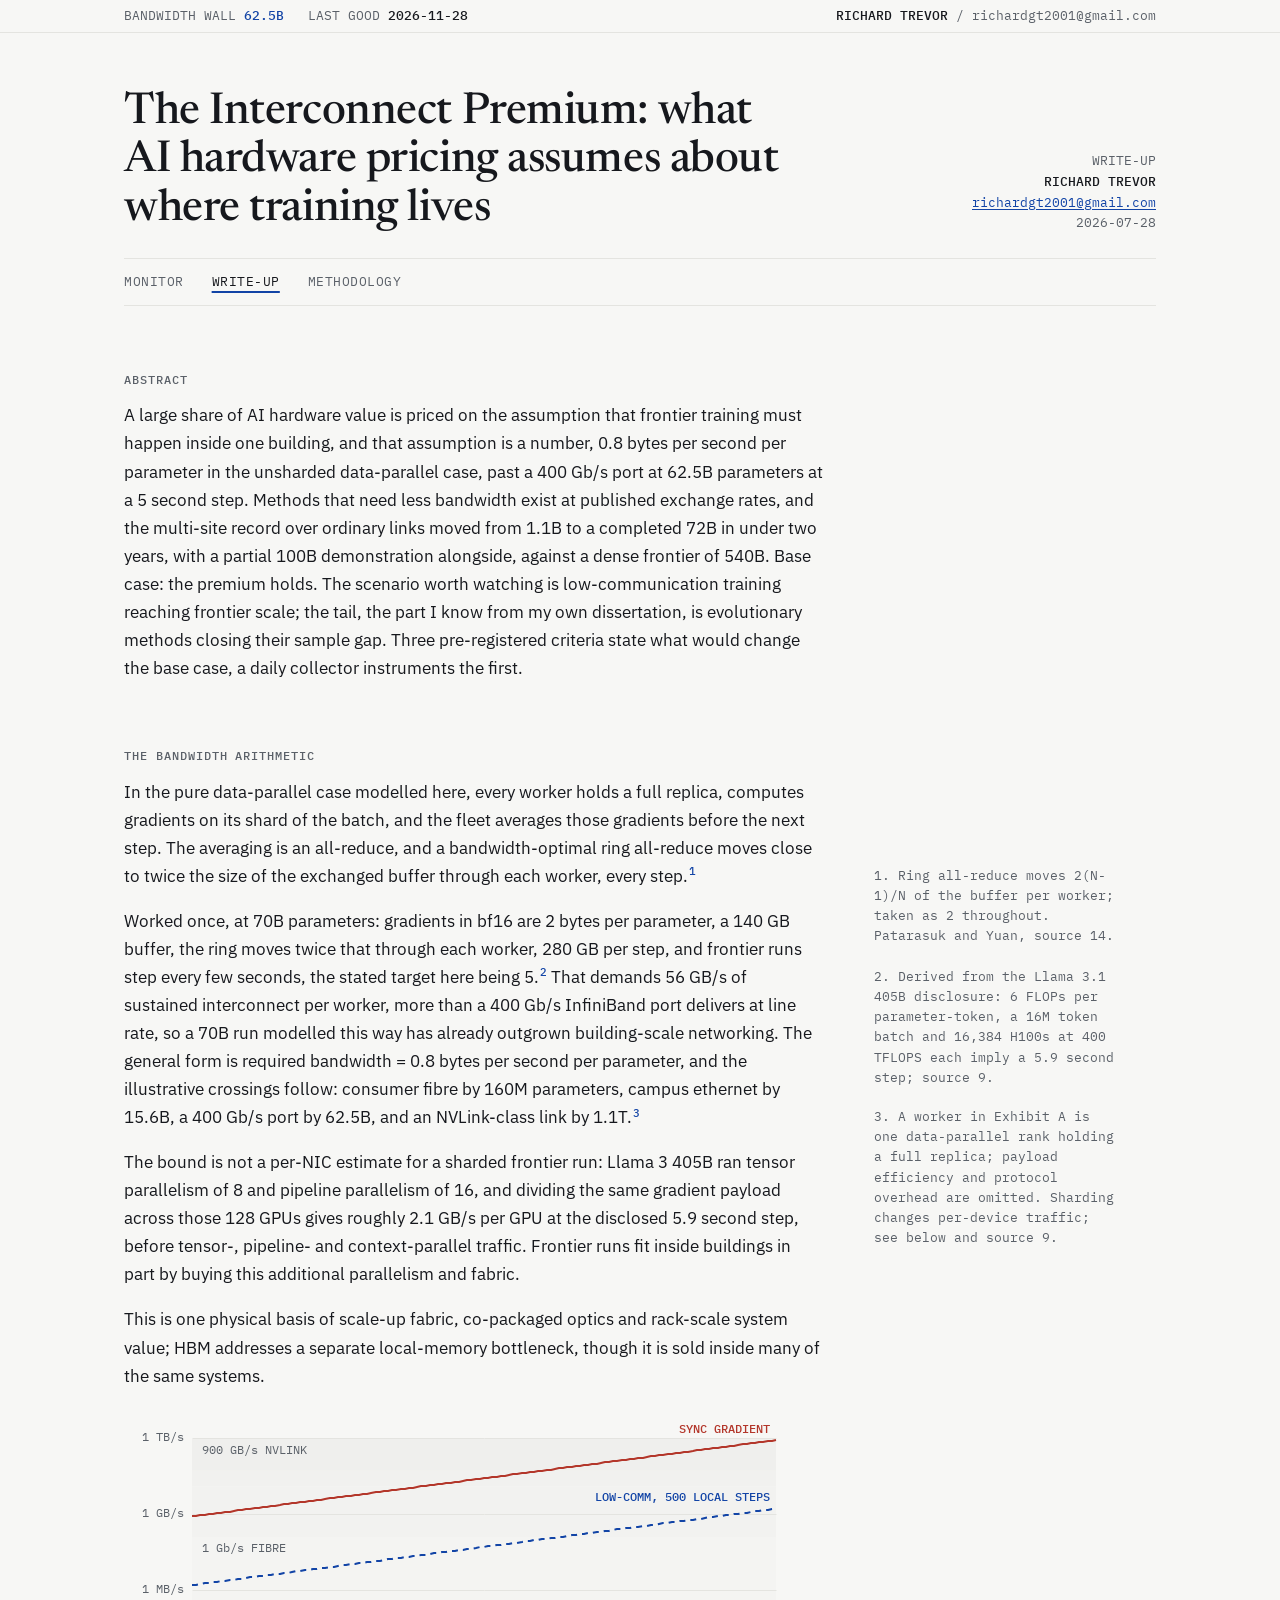
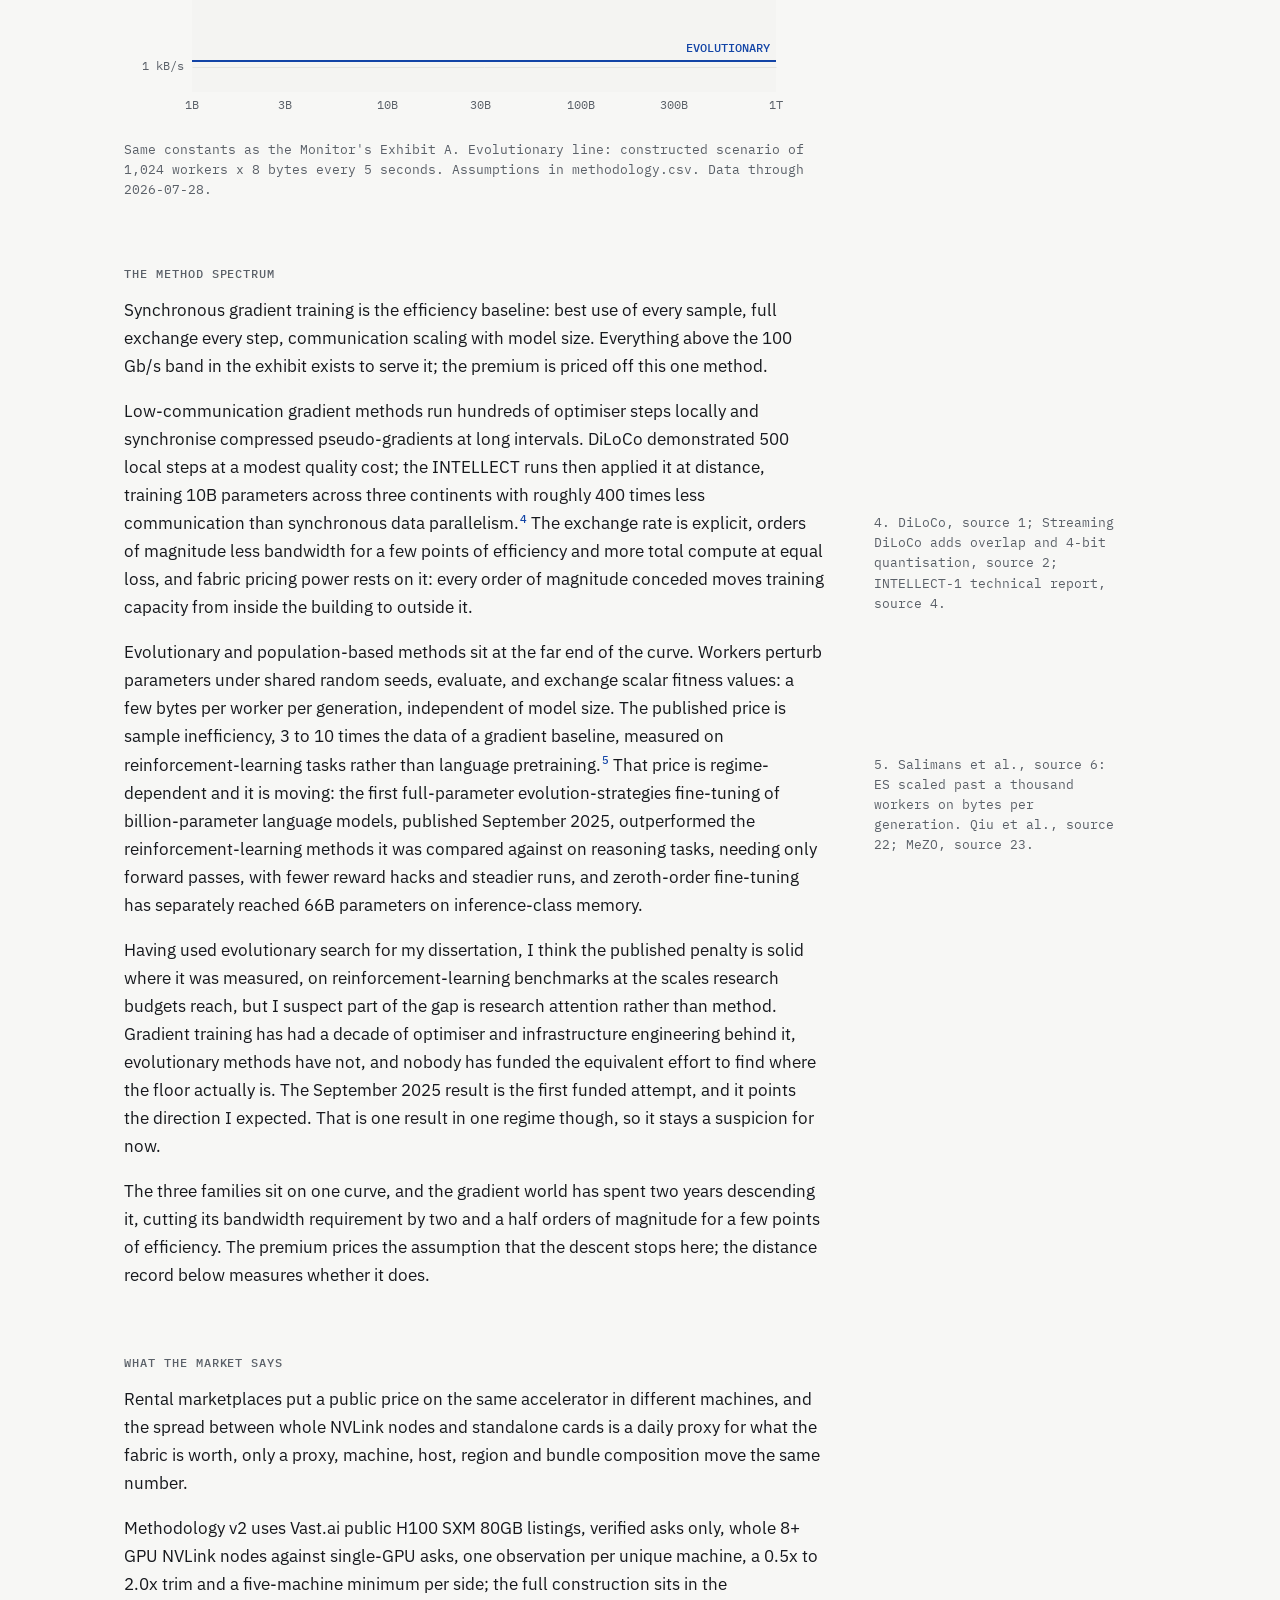
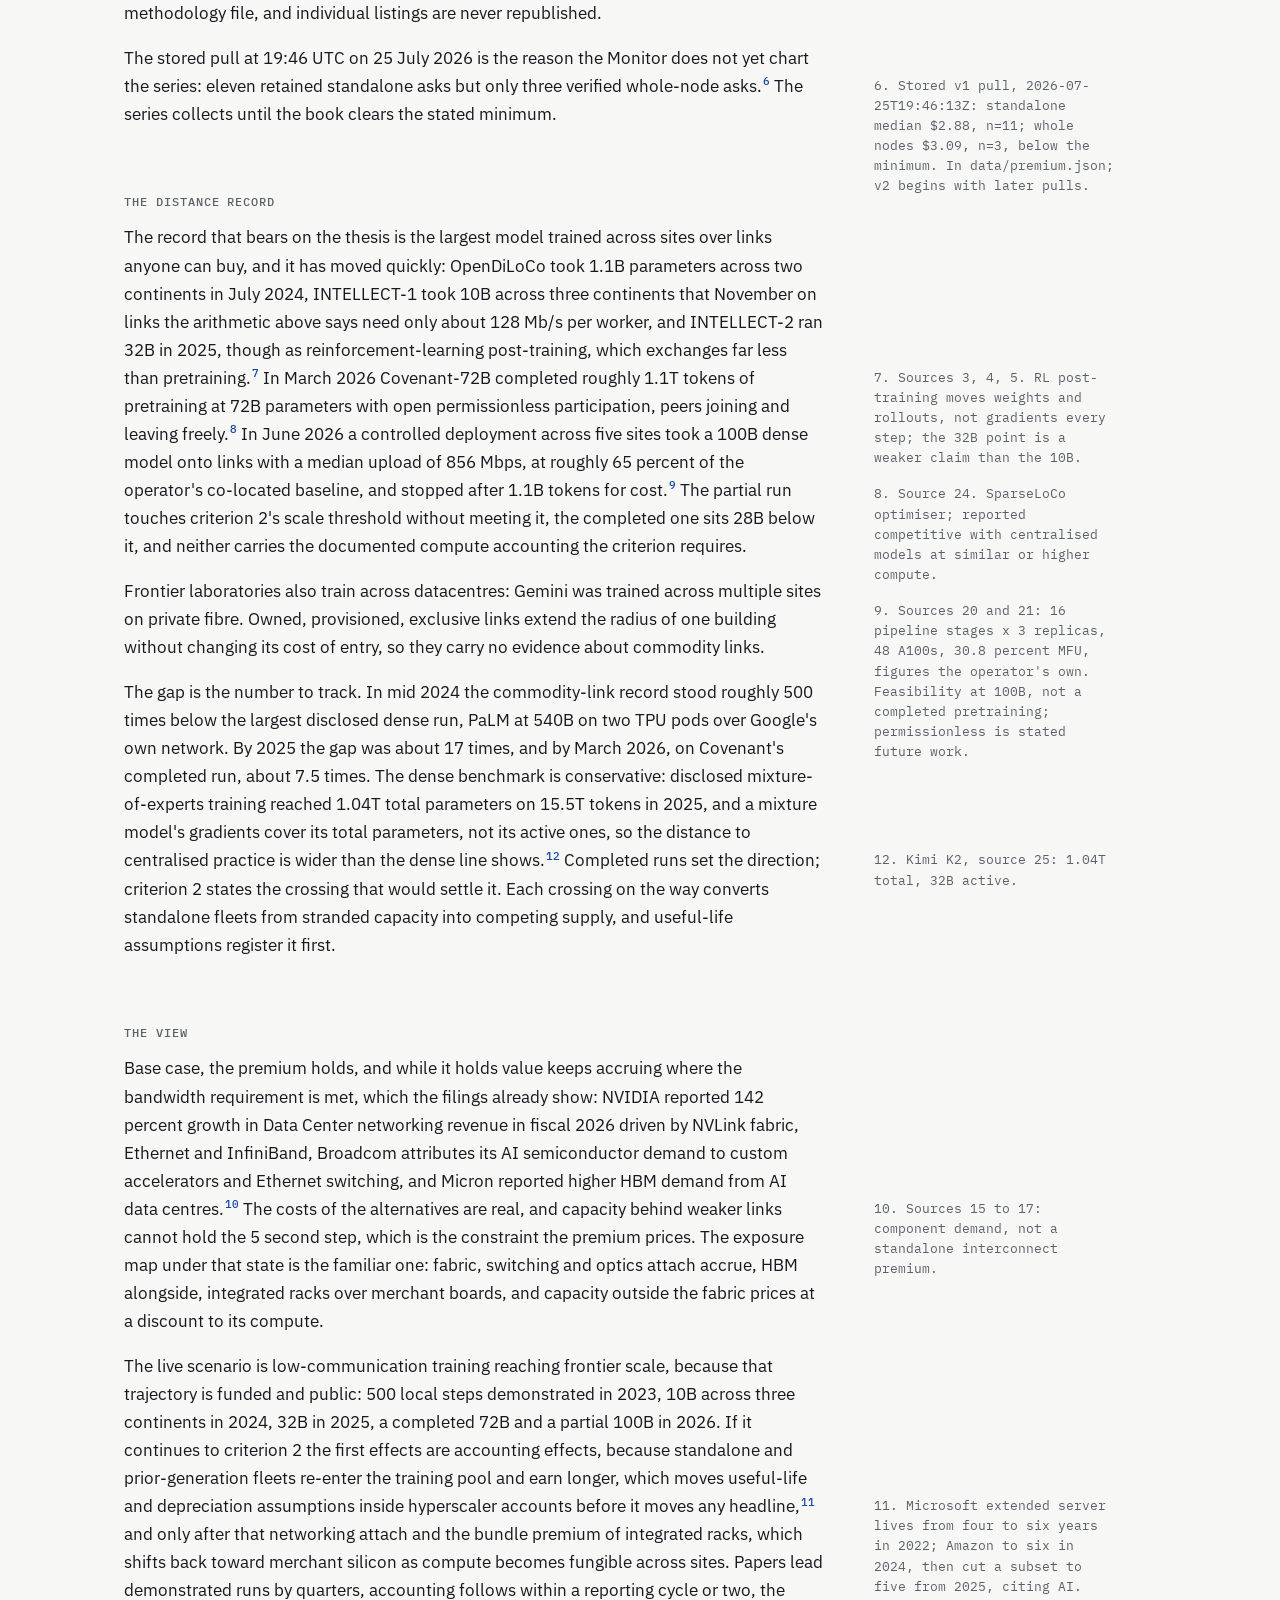
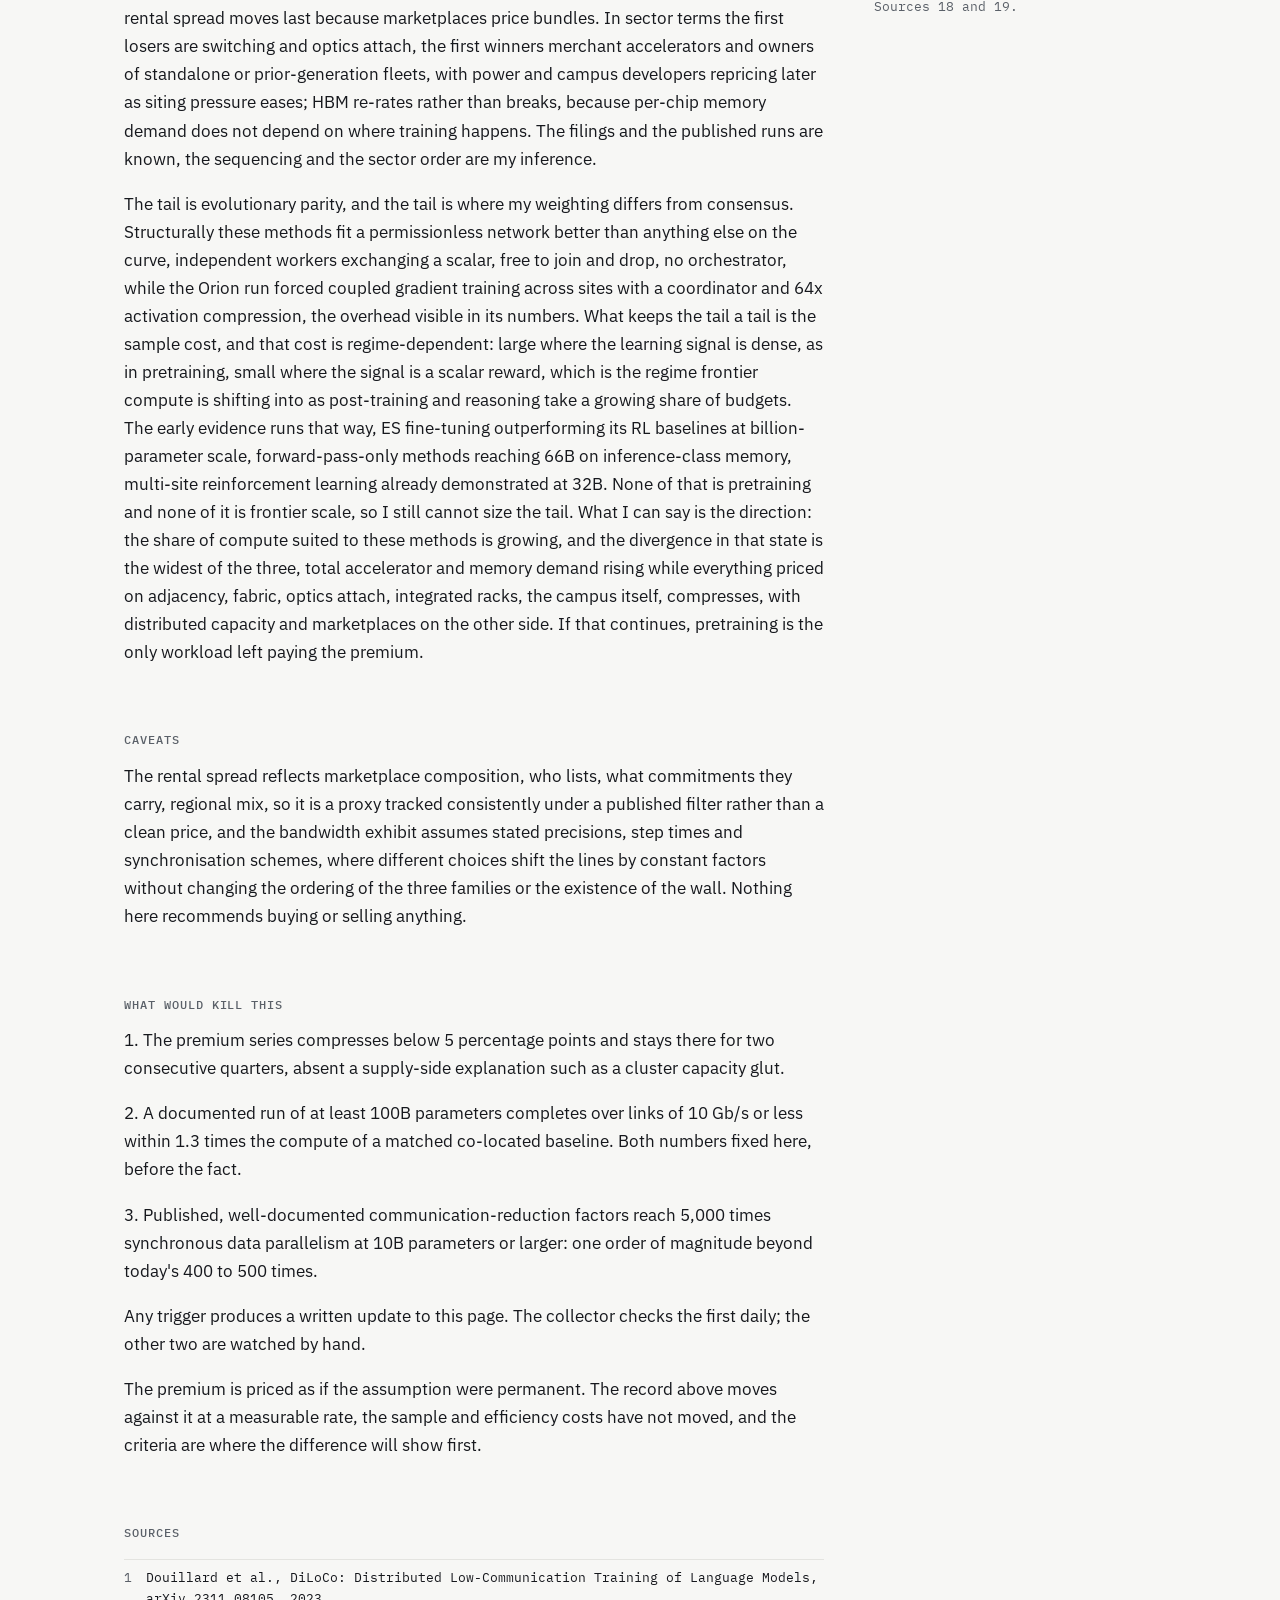
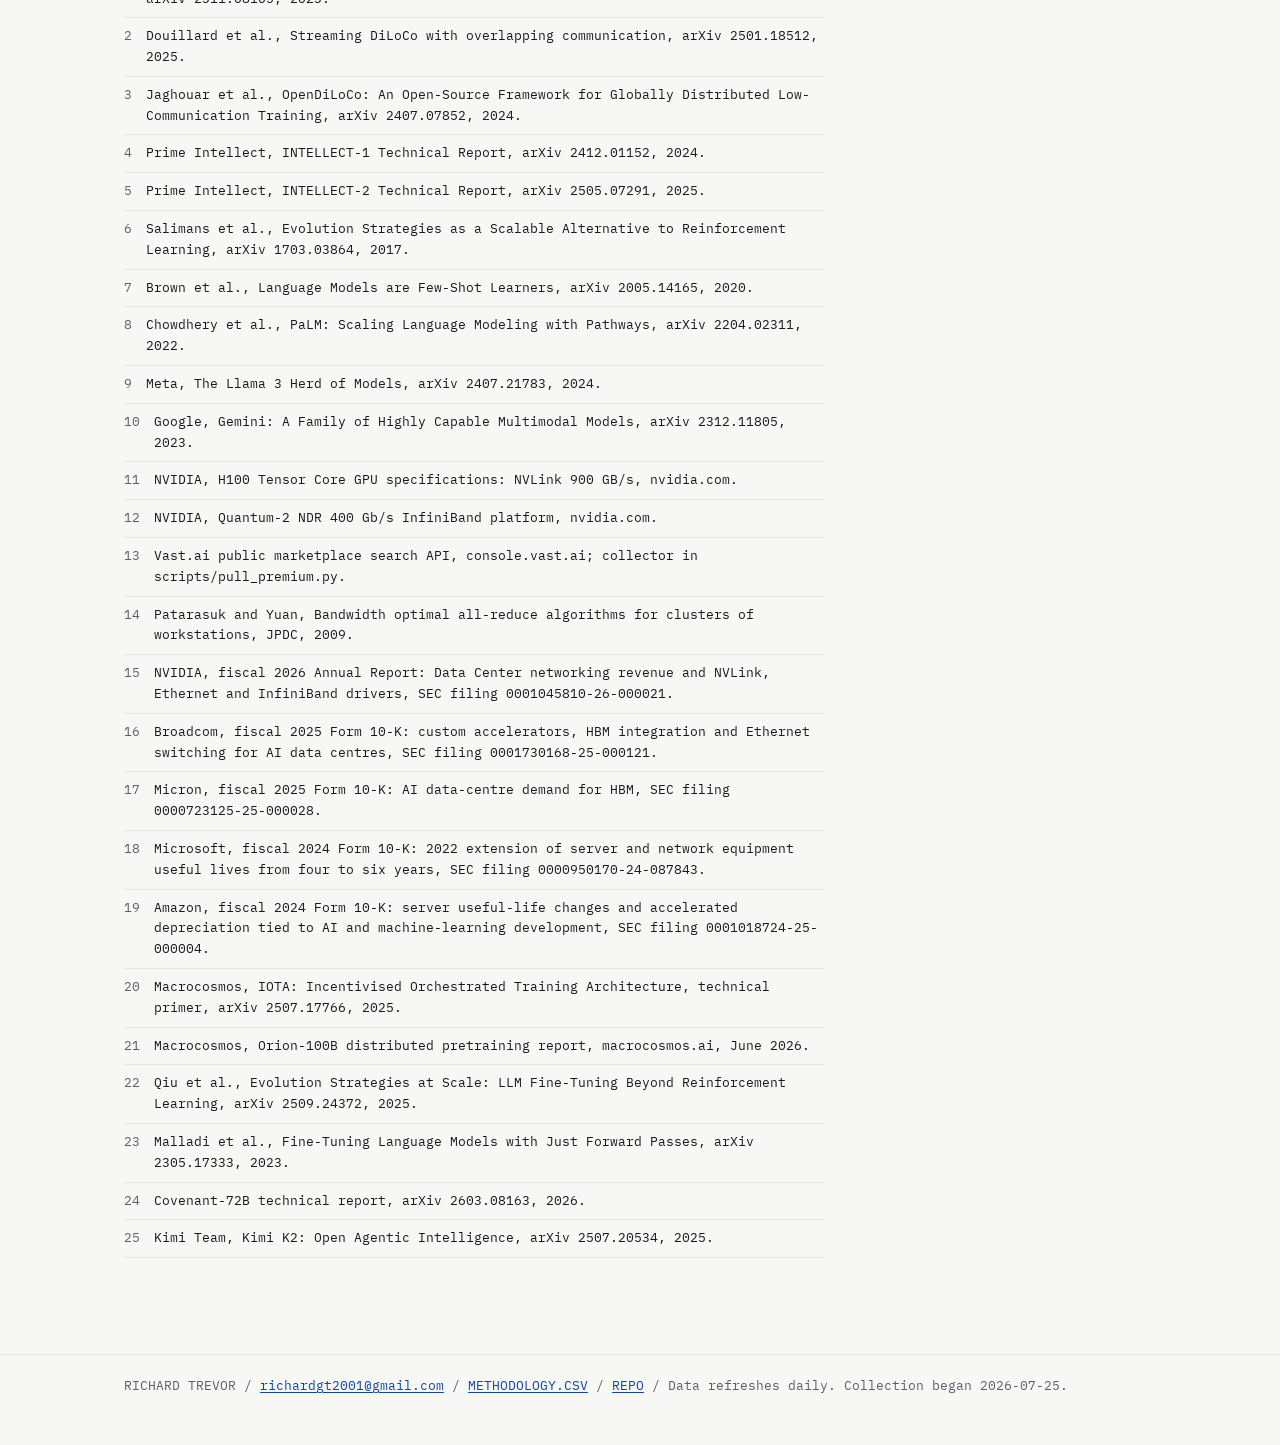
<file: index.html>
<!DOCTYPE html>
<html lang="en-GB">
<head>
<meta charset="utf-8">
<meta name="viewport" content="width=device-width, initial-scale=1">
<title>The Interconnect Premium | Richard Trevor</title>
<meta name="description" content="What AI hardware pricing assumes about where training lives: the all-reduce arithmetic, the method spectrum, the multi-site record and pre-registered kill criteria. As of 2026-07-28.">
<meta property="og:title" content="The Interconnect Premium">
<meta property="og:description" content="Under an unsharded data-parallel assumption, synchronous gradient training exits a 400 Gb/s port at 62.5B parameters. The full argument, caveats and pre-registered kill criteria.">
<meta property="og:type" content="article">
<meta property="og:url" content="https://richtrv.github.io/interconnect/">
<meta property="og:image" content="https://richtrv.github.io/interconnect/assets/og.png">
<meta property="og:image:width" content="1200">
<meta property="og:image:height" content="630">
<meta name="twitter:card" content="summary_large_image">
<link rel="icon" href="assets/favicon.svg" type="image/svg+xml">
<link rel="preconnect" href="https://fonts.googleapis.com">
<link rel="preconnect" href="https://fonts.gstatic.com" crossorigin>
<link href="https://fonts.googleapis.com/css2?family=IBM+Plex+Mono:wght@400;500&family=IBM+Plex+Sans:wght@400;500&family=Newsreader:opsz,wght@6..72,500&display=swap" rel="stylesheet">
<link rel="stylesheet" href="site.css">
<script src="app.js" defer></script>
<script data-goatcounter="https://richtrv.goatcounter.com/count" async src="//gc.zgo.at/count.js"></script>
</head>
<body>

<div class="strip">
  <div class="container">
    <span><span class="k">BANDWIDTH WALL</span> <span class="headline-v" id="strip-headline">62.5B</span></span>
    <span id="strip-date"><span class="k">DATA THROUGH</span> <span class="v">2026-07-28</span></span>
    <span class="who hide-m"><span class="v">RICHARD TREVOR</span> <span class="k">/</span> <a href="mailto:richardgt2001@gmail.com">richardgt2001@gmail.com</a></span>
  </div>
</div>

<header class="container">
  <div class="masthead">
    <h1>The Interconnect Premium: what AI hardware pricing assumes about where training lives</h1>
    <div class="side">
      <div>WRITE-UP</div>
      <div class="name">RICHARD TREVOR</div>
      <div><a href="mailto:richardgt2001@gmail.com">richardgt2001@gmail.com</a></div>
      <div>2026-07-28</div>
    </div>
  </div>
  <nav class="site">
    <a href="monitor.html">Monitor</a>
    <a href="index.html" class="active" aria-current="page">Write-up</a>
    <a href="methodology.csv">Methodology</a>
  </nav>
</header>

<main class="container note-body">

  <section class="note-section">
    <h2 class="eyebrow">Abstract</h2>
    <p>A large share of AI hardware value is priced on the assumption that frontier training must happen
    inside one building, and that assumption is a number, 0.8 bytes per second per parameter in the
    unsharded data-parallel case, past a 400 Gb/s port at 62.5B parameters at a 5 second step. Methods
    that need less bandwidth exist at published exchange rates, and the multi-site record over ordinary
    links moved from 1.1B to a completed 72B in under two years, with a partial 100B demonstration
    alongside, against a dense frontier of 540B.
    Base case: the premium holds. The scenario worth watching is low-communication training reaching
    frontier scale; the tail, the part I know from my own dissertation, is evolutionary methods closing
    their sample gap. Three pre-registered criteria state what would change the base case, a daily
    collector instruments the first.</p>
  </section>

  <section class="note-section">
    <h2 class="eyebrow">The Bandwidth Arithmetic</h2>
    <p>In the pure data-parallel case modelled here, every worker holds a full replica, computes gradients
    on its shard of the batch, and the fleet averages those gradients before the next step. The averaging
    is an all-reduce, and a bandwidth-optimal ring all-reduce moves close to twice the size of the
    exchanged buffer through each worker, every step.<sup class="sn-ref">1</sup>
    <span class="sidenote">1. Ring all-reduce moves 2(N-1)/N of the buffer per worker; taken as 2
    throughout. Patarasuk and Yuan, source 14.</span></p>
    <p>Worked once, at 70B parameters: gradients in bf16 are 2 bytes per parameter, a 140 GB buffer, the
    ring moves twice that through each worker, 280 GB per step, and frontier runs step every few seconds,
    the stated target here being 5.<sup class="sn-ref">2</sup>
    <span class="sidenote">2. Derived from the Llama 3.1 405B disclosure: 6 FLOPs per parameter-token, a
    16M token batch and 16,384 H100s at 400 TFLOPS each imply a 5.9 second step; source 9.</span>
    That demands 56 GB/s of sustained interconnect per worker, more than a 400 Gb/s InfiniBand port
    delivers at line rate, so a 70B run modelled this way has already outgrown building-scale
    networking. The general form is required bandwidth = 0.8 bytes per second per parameter, and the
    illustrative crossings follow: consumer fibre by 160M parameters, campus ethernet by 15.6B, a
    400 Gb/s port by 62.5B, and an NVLink-class link by 1.1T.<sup class="sn-ref">3</sup>
    <span class="sidenote">3. A worker in Exhibit A is one data-parallel rank holding a full replica;
    payload efficiency and protocol overhead are omitted. Sharding changes per-device traffic; see
    below and source 9.</span></p>
    <p>The bound is not a per-NIC estimate for a sharded frontier run: Llama 3 405B ran tensor
    parallelism of 8 and pipeline parallelism of 16, and dividing the same gradient payload across those
    128 GPUs gives roughly 2.1 GB/s per GPU at the disclosed 5.9 second step, before tensor-, pipeline-
    and context-parallel traffic. Frontier runs fit inside buildings in part by buying this additional
    parallelism and fabric.</p>
    <p>This is one physical basis of scale-up fabric, co-packaged optics and rack-scale system value;
    HBM addresses a separate local-memory bottleneck, though it is sold inside many of the same
    systems.</p>
    <div class="chart-wrap">
      <div id="exhibit-a-mini" class="screen-chart" role="img" aria-label="Static rendering of the Bandwidth Wall chart: required per-worker bandwidth against model size for the three method families."></div>
      <img class="print-only" src="assets/exhibit-a.png" alt="The Bandwidth Wall chart, static rendering.">
    </div>
    <div class="source-line">Same constants as the Monitor's Exhibit A. Evolutionary line: constructed
    scenario of 1,024 workers x 8 bytes every 5 seconds. Assumptions in methodology.csv. Data through
    2026-07-28.</div>
  </section>

  <section class="note-section">
    <h2 class="eyebrow">The Method Spectrum</h2>
    <p>Synchronous gradient training is the efficiency baseline: best use of every sample, full exchange
    every step, communication scaling with model size. Everything above the 100 Gb/s band in the exhibit
    exists to serve it; the premium is priced off this one method.</p>
    <p>Low-communication gradient methods run hundreds of optimiser steps locally and synchronise
    compressed pseudo-gradients at long intervals. DiLoCo demonstrated 500 local steps at a modest quality
    cost; the INTELLECT runs then applied it at distance, training 10B parameters across three
    continents with roughly 400 times less communication than synchronous data parallelism.<sup class="sn-ref">4</sup>
    <span class="sidenote">4. DiLoCo, source 1; Streaming DiLoCo adds overlap and 4-bit quantisation,
    source 2; INTELLECT-1 technical report, source 4.</span>
    The exchange rate is explicit, orders of magnitude less bandwidth for a few points of efficiency
    and more total compute at equal loss, and fabric pricing power rests on it: every order of magnitude
    conceded moves training capacity from inside the building to outside it.</p>
    <p>Evolutionary and population-based methods sit at the far end of the curve. Workers perturb parameters
    under shared random seeds, evaluate, and exchange scalar fitness values: a few bytes per worker per
    generation, independent of model size. The published price is sample inefficiency, 3 to 10 times the
    data of a gradient baseline, measured on reinforcement-learning tasks rather than language
    pretraining.<sup class="sn-ref">5</sup>
    <span class="sidenote">5. Salimans et al., source 6: ES scaled past a thousand workers on bytes per
    generation. Qiu et al., source 22; MeZO, source 23.</span>
    That price is regime-dependent and it is moving: the first full-parameter evolution-strategies
    fine-tuning of billion-parameter language models, published September 2025, outperformed the
    reinforcement-learning methods it was compared against on reasoning tasks, needing only forward
    passes, with fewer reward hacks and steadier runs, and zeroth-order fine-tuning has separately
    reached 66B parameters on inference-class memory.</p>
    <p>Having used evolutionary search for my dissertation, I think the published penalty is solid where
    it was measured, on reinforcement-learning benchmarks at the scales research budgets reach, but I
    suspect part of the gap is research attention rather than method. Gradient training has had a decade
    of optimiser and infrastructure engineering behind it, evolutionary methods have not, and nobody has
    funded the equivalent effort to find where the floor actually is. The September 2025 result is the
    first funded attempt, and it points the direction I expected. That is one result in one regime
    though, so it stays a suspicion for now.</p>
    <p>The three families sit on one curve, and the gradient world has spent two years descending it,
    cutting its bandwidth requirement by two and a half orders of magnitude for a few points of
    efficiency. The premium prices the assumption that the descent stops here; the distance record below
    measures whether it does.</p>
  </section>

  <section class="note-section">
    <h2 class="eyebrow">What The Market Says</h2>
    <p>Rental marketplaces put a public price on the same accelerator in different machines, and the
    spread between whole NVLink nodes and standalone cards is a daily proxy for what the fabric is
    worth, only a proxy, machine, host, region and bundle composition move the same number.</p>
    <p>Methodology v2 uses Vast.ai public H100 SXM 80GB listings, verified asks only, whole 8+ GPU
    NVLink nodes against single-GPU asks, one observation per unique machine, a 0.5x to 2.0x trim and a
    five-machine minimum per side; the full construction sits in the methodology file, and individual
    listings are never republished.</p>
    <p>The stored pull at 19:46 UTC on 25 July 2026 is the reason the Monitor does not yet chart the
    series: eleven retained standalone asks but only three verified whole-node asks.<sup class="sn-ref">6</sup>
    <span class="sidenote">6. Stored v1 pull, 2026-07-25T19:46:13Z: standalone median $2.88, n=11; whole
    nodes $3.09, n=3, below the minimum. In data/premium.json; v2 begins with later pulls.</span>
    The series collects until the book clears the stated minimum.</p>
  </section>

  <section class="note-section">
    <h2 class="eyebrow">The Distance Record</h2>
    <p>The record that bears on the thesis is the largest model trained across sites over links anyone
    can buy, and it has moved quickly: OpenDiLoCo took 1.1B parameters across two continents in July
    2024, INTELLECT-1 took 10B across three continents that November on links the arithmetic above says
    need only about 128 Mb/s per worker, and INTELLECT-2 ran 32B in 2025, though as
    reinforcement-learning post-training, which exchanges far less than pretraining.<sup class="sn-ref">7</sup>
    <span class="sidenote">7. Sources 3, 4, 5. RL post-training moves weights and rollouts, not
    gradients every step; the 32B point is a weaker claim than the 10B.</span>
    In March 2026 Covenant-72B completed roughly 1.1T tokens of pretraining at 72B parameters with open
    permissionless participation, peers joining and leaving freely.<sup class="sn-ref">8</sup>
    <span class="sidenote">8. Source 24. SparseLoCo optimiser; reported competitive with centralised
    models at similar or higher compute.</span>
    In June 2026 a controlled deployment across five sites took a 100B dense model onto links with a
    median upload of 856 Mbps, at roughly 65 percent of the operator's co-located baseline, and stopped
    after 1.1B tokens for cost.<sup class="sn-ref">9</sup>
    <span class="sidenote">9. Sources 20 and 21: 16 pipeline stages x 3 replicas, 48 A100s, 30.8 percent
    MFU, figures the operator's own. Feasibility at 100B, not a completed pretraining; permissionless is
    stated future work.</span>
    The partial run touches criterion 2's scale threshold without meeting it, the completed one sits 28B
    below it, and neither carries the documented compute accounting the criterion requires.</p>
    <p>Frontier laboratories also train across datacentres: Gemini was trained across multiple sites on
    private fibre. Owned, provisioned, exclusive links extend the radius of one building without changing
    its cost of entry, so they carry no evidence about commodity links.</p>
    <p>The gap is the number to track. In mid 2024 the commodity-link record stood roughly 500 times
    below the largest disclosed dense run, PaLM at 540B on two TPU pods over Google's own network. By
    2025 the gap was about 17 times, and by March 2026, on Covenant's completed run, about 7.5 times.
    The dense benchmark is conservative: disclosed mixture-of-experts training reached 1.04T total
    parameters on 15.5T tokens in 2025, and a mixture model's gradients cover its total parameters, not
    its active ones, so the distance to centralised practice is wider than the dense line
    shows.<sup class="sn-ref">12</sup>
    <span class="sidenote">12. Kimi K2, source 25: 1.04T total, 32B active.</span>
    Completed runs set the direction; criterion 2 states the crossing that would settle it. Each
    crossing on the way converts standalone fleets from stranded capacity into competing supply, and
    useful-life assumptions register it first.</p>
  </section>

  <section class="note-section">
    <h2 class="eyebrow">The View</h2>
    <p>Base case, the premium holds, and while it holds value keeps accruing where the bandwidth
    requirement is met, which the filings already show: NVIDIA reported 142 percent growth in Data
    Center networking revenue in fiscal 2026 driven by NVLink fabric, Ethernet and InfiniBand, Broadcom
    attributes its AI semiconductor demand to custom accelerators and Ethernet switching, and Micron
    reported higher HBM demand from AI data centres.<sup class="sn-ref">10</sup>
    <span class="sidenote">10. Sources 15 to 17: component demand, not a standalone interconnect
    premium.</span>
    The costs of the alternatives are real, and capacity behind weaker links cannot hold the 5 second
    step, which is the constraint the premium prices. The exposure map under that state is the familiar
    one: fabric, switching and optics attach accrue, HBM alongside, integrated racks over merchant
    boards, and capacity outside the fabric prices at a discount to its compute.</p>
    <p>The live scenario is low-communication training reaching frontier scale, because that trajectory
    is funded and public: 500 local steps demonstrated in 2023, 10B across three continents in 2024, 32B
    in 2025, a completed 72B and a partial 100B in 2026. If it continues to criterion 2 the first effects are accounting
    effects, because standalone and prior-generation fleets re-enter the training pool and earn longer,
    which moves useful-life and depreciation assumptions inside hyperscaler accounts before it moves any
    headline,<sup class="sn-ref">11</sup>
    <span class="sidenote">11. Microsoft extended server lives from four to six years in 2022; Amazon to
    six in 2024, then cut a subset to five from 2025, citing AI. Sources 18 and 19.</span>
    and only after that networking attach and the bundle premium of integrated racks, which shifts back
    toward merchant silicon as compute becomes fungible across sites. Papers lead demonstrated runs by
    quarters, accounting follows within a reporting cycle or two, the rental spread moves last because
    marketplaces price bundles. In sector terms the first losers are switching and optics attach, the
    first winners merchant accelerators and owners of standalone or prior-generation fleets, with power
    and campus developers repricing later as siting pressure eases; HBM re-rates rather than breaks,
    because per-chip memory demand does not depend on where training happens. The filings and the published runs
    are known, the sequencing and the sector order are my inference.</p>
    <p>The tail is evolutionary parity, and the tail is where my weighting differs from consensus.
    Structurally these methods fit a permissionless network better than anything else on the curve,
    independent workers exchanging a scalar, free to join and drop, no orchestrator, while the Orion run
    forced coupled gradient training across sites with a coordinator and 64x activation compression, the
    overhead visible in its numbers. What keeps the tail a tail is the sample cost, and that cost is
    regime-dependent: large where the learning signal is dense, as in pretraining, small where the
    signal is a scalar reward, which is the regime frontier compute is shifting into as post-training
    and reasoning take a growing share of budgets. The early evidence runs that way, ES fine-tuning
    outperforming its RL baselines at billion-parameter scale, forward-pass-only methods reaching
    66B on inference-class memory, multi-site reinforcement learning already demonstrated at 32B.
    None of that is pretraining and none of it is frontier scale, so I still cannot size the
    tail. What I can say is the direction: the share of compute suited to these methods is growing, and
    the divergence in that state is the widest of the three, total accelerator and memory demand rising
    while everything priced on adjacency, fabric, optics attach, integrated racks, the campus itself,
    compresses, with distributed capacity and marketplaces on the other side. If that continues,
    pretraining is the only workload left paying the premium.</p>
  </section>

  <section class="note-section">
    <h2 class="eyebrow">Caveats</h2>
    <p>The rental spread reflects marketplace composition, who lists, what commitments they carry,
    regional mix, so it is a proxy tracked consistently under a published filter rather than a clean
    price, and the bandwidth exhibit assumes stated precisions, step times and synchronisation schemes,
    where different choices shift the lines by constant factors without changing the ordering of the
    three families or the existence of the wall. Nothing here recommends buying or selling anything.</p>
  </section>

  <section class="note-section">
    <h2 class="eyebrow">What Would Kill This</h2>
    <p>1. The premium series compresses below 5 percentage points and stays there for two consecutive
    quarters, absent a supply-side explanation such as a cluster capacity glut.</p>
    <p>2. A documented run of at least 100B parameters completes over links of 10 Gb/s or less within
    1.3 times the compute of a matched co-located baseline. Both numbers fixed here, before the fact.</p>
    <p>3. Published, well-documented communication-reduction factors reach 5,000 times synchronous data
    parallelism at 10B parameters or larger: one order of magnitude beyond today's 400 to 500 times.</p>
    <p>Any trigger produces a written update to this page. The collector checks the first daily; the
    other two are watched by hand.</p>
    <p>The premium is priced as if the assumption were permanent. The record above moves against it at a
    measurable rate, the sample and efficiency costs have not moved, and the criteria are where the
    difference will show first.</p>
  </section>

  <section class="note-section">
    <h2 class="eyebrow">Sources</h2>
    <ol class="sources">
      <li><span class="n">1</span><span>Douillard et al., DiLoCo: Distributed Low-Communication Training of Language Models, arXiv 2311.08105, 2023.</span></li>
      <li><span class="n">2</span><span>Douillard et al., Streaming DiLoCo with overlapping communication, arXiv 2501.18512, 2025.</span></li>
      <li><span class="n">3</span><span>Jaghouar et al., OpenDiLoCo: An Open-Source Framework for Globally Distributed Low-Communication Training, arXiv 2407.07852, 2024.</span></li>
      <li><span class="n">4</span><span>Prime Intellect, INTELLECT-1 Technical Report, arXiv 2412.01152, 2024.</span></li>
      <li><span class="n">5</span><span>Prime Intellect, INTELLECT-2 Technical Report, arXiv 2505.07291, 2025.</span></li>
      <li><span class="n">6</span><span>Salimans et al., Evolution Strategies as a Scalable Alternative to Reinforcement Learning, arXiv 1703.03864, 2017.</span></li>
      <li><span class="n">7</span><span>Brown et al., Language Models are Few-Shot Learners, arXiv 2005.14165, 2020.</span></li>
      <li><span class="n">8</span><span>Chowdhery et al., PaLM: Scaling Language Modeling with Pathways, arXiv 2204.02311, 2022.</span></li>
      <li><span class="n">9</span><span>Meta, The Llama 3 Herd of Models, arXiv 2407.21783, 2024.</span></li>
      <li><span class="n">10</span><span>Google, Gemini: A Family of Highly Capable Multimodal Models, arXiv 2312.11805, 2023.</span></li>
      <li><span class="n">11</span><span>NVIDIA, H100 Tensor Core GPU specifications: NVLink 900 GB/s, nvidia.com.</span></li>
      <li><span class="n">12</span><span>NVIDIA, Quantum-2 NDR 400 Gb/s InfiniBand platform, nvidia.com.</span></li>
      <li><span class="n">13</span><span>Vast.ai public marketplace search API, console.vast.ai; collector in scripts/pull_premium.py.</span></li>
      <li><span class="n">14</span><span>Patarasuk and Yuan, Bandwidth optimal all-reduce algorithms for clusters of workstations, JPDC, 2009.</span></li>
      <li><span class="n">15</span><span>NVIDIA, fiscal 2026 Annual Report: Data Center networking revenue and NVLink, Ethernet and InfiniBand drivers, SEC filing 0001045810-26-000021.</span></li>
      <li><span class="n">16</span><span>Broadcom, fiscal 2025 Form 10-K: custom accelerators, HBM integration and Ethernet switching for AI data centres, SEC filing 0001730168-25-000121.</span></li>
      <li><span class="n">17</span><span>Micron, fiscal 2025 Form 10-K: AI data-centre demand for HBM, SEC filing 0000723125-25-000028.</span></li>
      <li><span class="n">18</span><span>Microsoft, fiscal 2024 Form 10-K: 2022 extension of server and network equipment useful lives from four to six years, SEC filing 0000950170-24-087843.</span></li>
      <li><span class="n">19</span><span>Amazon, fiscal 2024 Form 10-K: server useful-life changes and accelerated depreciation tied to AI and machine-learning development, SEC filing 0001018724-25-000004.</span></li>
      <li><span class="n">20</span><span>Macrocosmos, IOTA: Incentivised Orchestrated Training Architecture, technical primer, arXiv 2507.17766, 2025.</span></li>
      <li><span class="n">21</span><span>Macrocosmos, Orion-100B distributed pretraining report, macrocosmos.ai, June 2026.</span></li>
      <li><span class="n">22</span><span>Qiu et al., Evolution Strategies at Scale: LLM Fine-Tuning Beyond Reinforcement Learning, arXiv 2509.24372, 2025.</span></li>
      <li><span class="n">23</span><span>Malladi et al., Fine-Tuning Language Models with Just Forward Passes, arXiv 2305.17333, 2023.</span></li>
      <li><span class="n">24</span><span>Covenant-72B technical report, arXiv 2603.08163, 2026.</span></li>
      <li><span class="n">25</span><span>Kimi Team, Kimi K2: Open Agentic Intelligence, arXiv 2507.20534, 2025.</span></li>
    </ol>
  </section>

  <div id="footnotes"><h2 class="eyebrow">Notes</h2><ol></ol></div>

</main>

<footer class="site">
  <div class="container">RICHARD TREVOR / <a href="mailto:richardgt2001@gmail.com">richardgt2001@gmail.com</a> /
  <a href="methodology.csv">METHODOLOGY.CSV</a> / <a href="https://github.com/richtrv/interconnect">REPO</a> /
  Data refreshes daily. Collection began 2026-07-25.</div>
</footer>

</body>
</html>
</file>
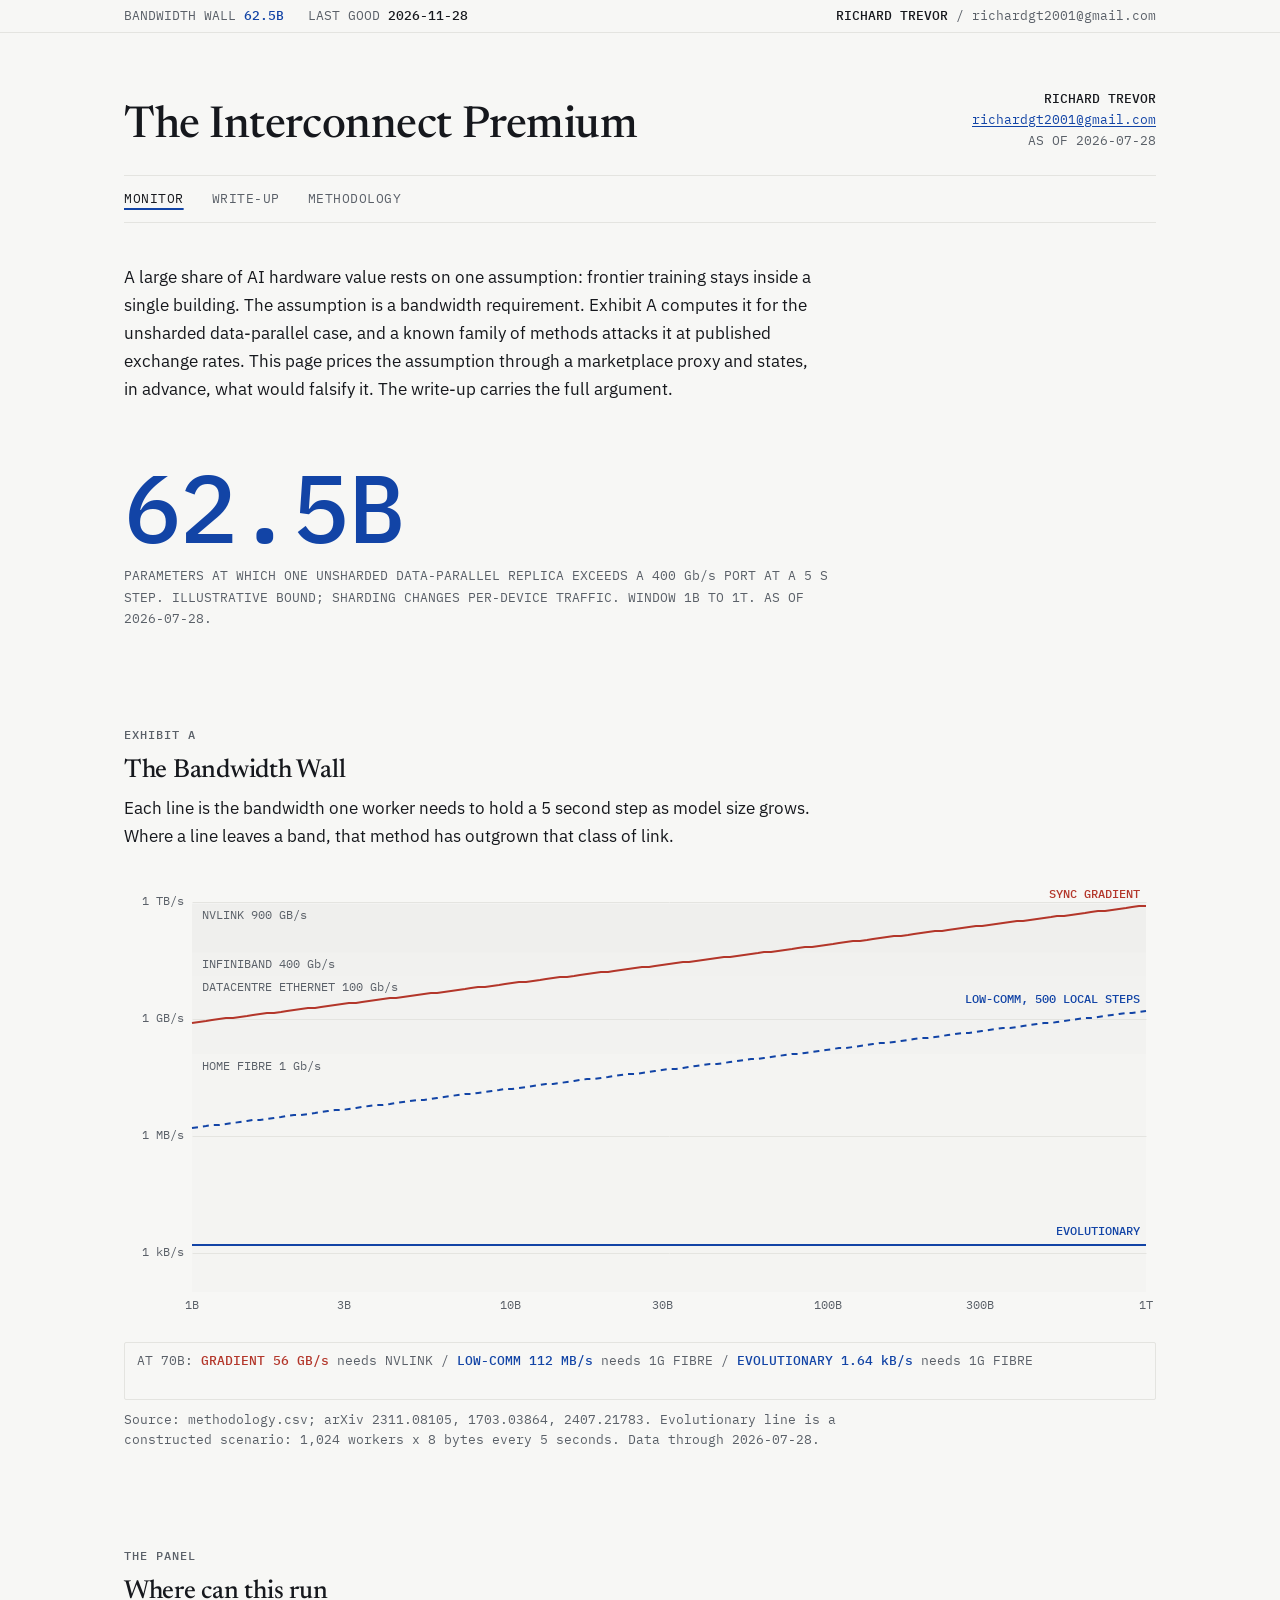
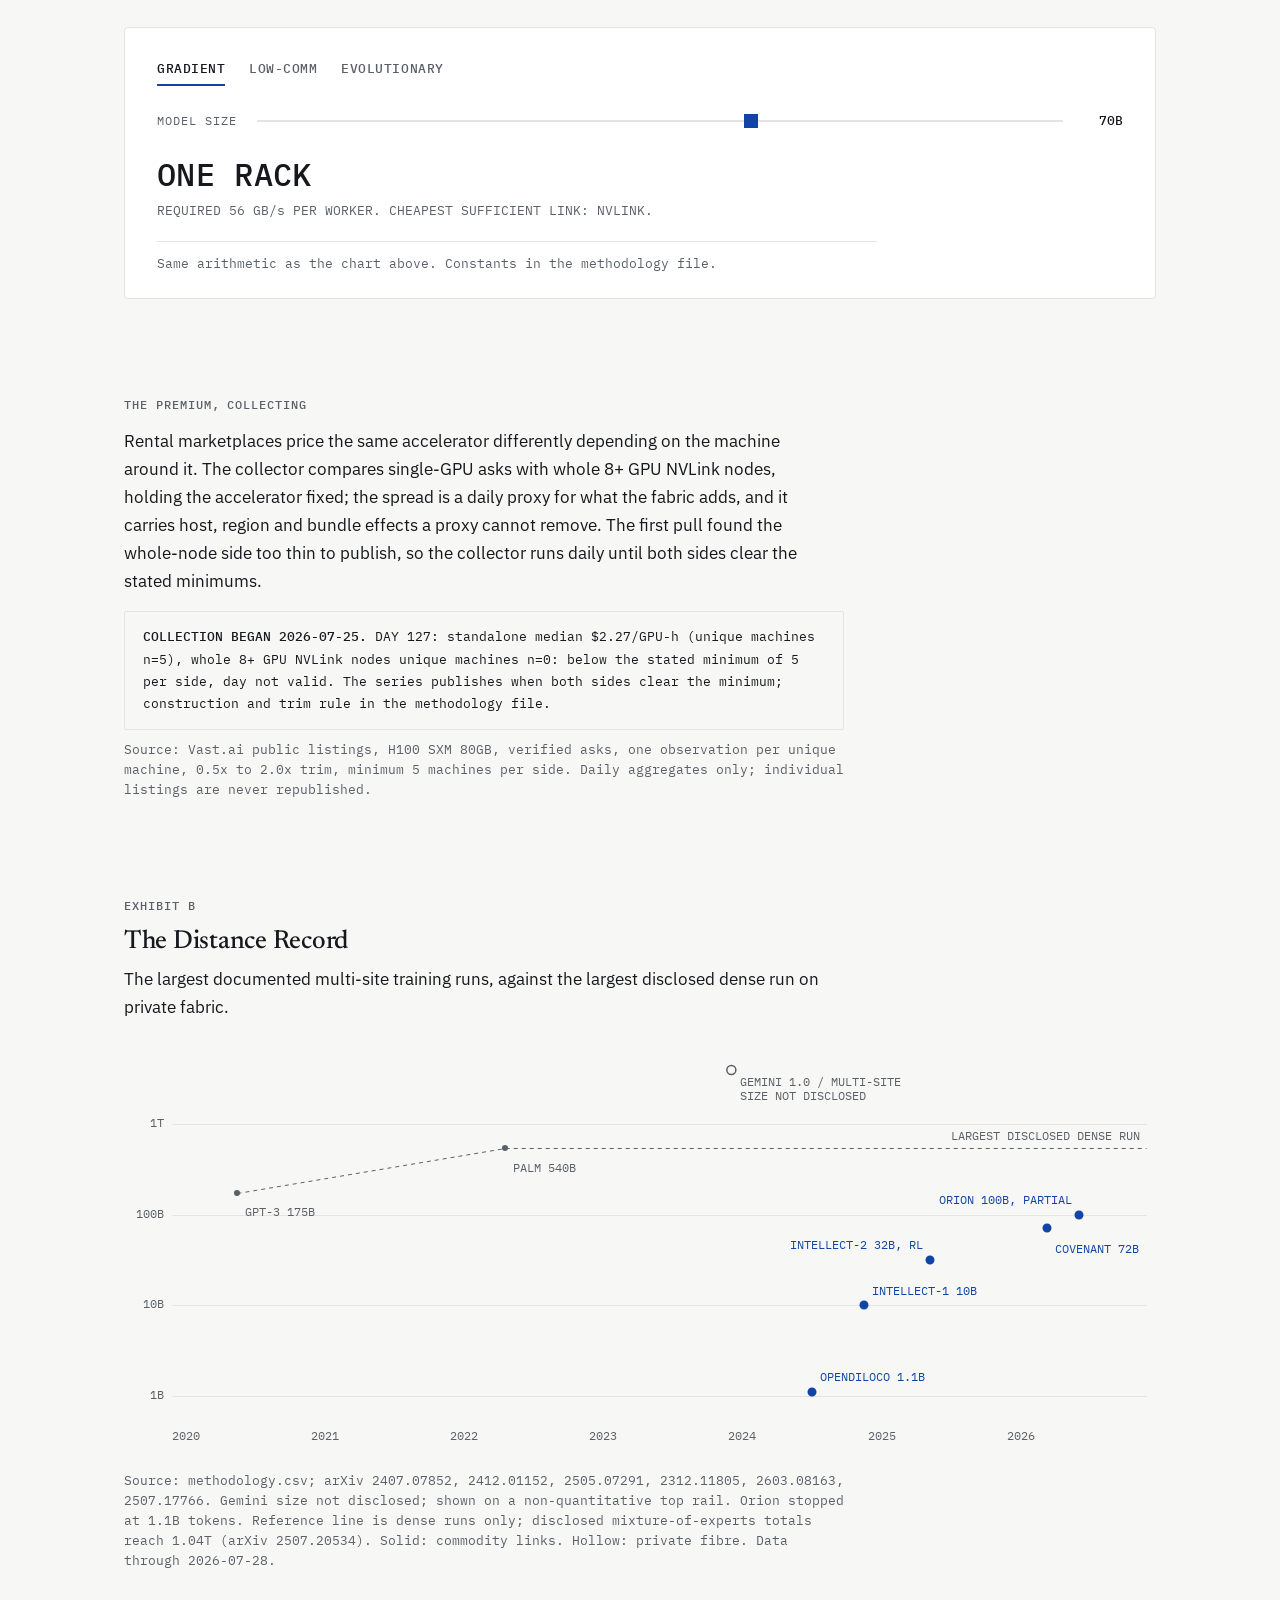
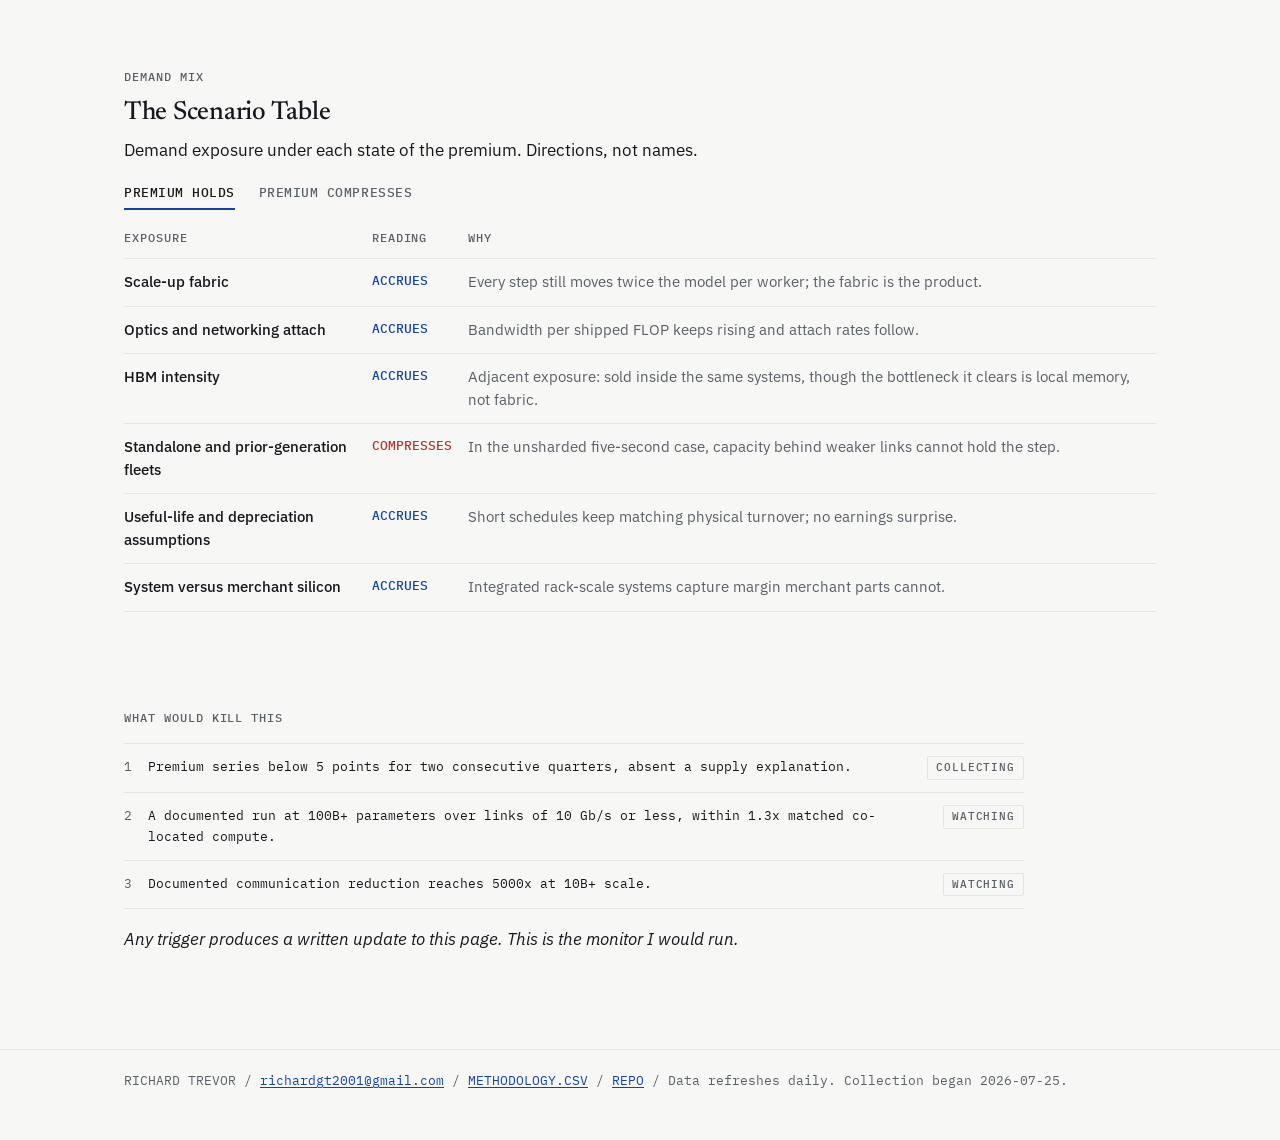
<file: monitor.html>
<!DOCTYPE html>
<html lang="en-GB">
<head>
<meta charset="utf-8">
<meta name="viewport" content="width=device-width, initial-scale=1">
<title>The Interconnect Premium: Monitor | Richard Trevor</title>
<meta name="description" content="Under an unsharded data-parallel assumption, synchronous gradient training exits a 400 Gb/s port at 62.5B parameters. A live monitor of the bandwidth assumption under AI hardware value.">
<meta property="og:title" content="The Interconnect Premium: Monitor">
<meta property="og:description" content="Under an unsharded data-parallel assumption, synchronous gradient training exits a 400 Gb/s port at 62.5B parameters. A live monitor of the bandwidth assumption under AI hardware value.">
<meta property="og:type" content="website">
<meta property="og:url" content="https://richtrv.github.io/interconnect/monitor.html">
<meta property="og:image" content="https://richtrv.github.io/interconnect/assets/og.png">
<meta property="og:image:width" content="1200">
<meta property="og:image:height" content="630">
<meta name="twitter:card" content="summary_large_image">
<link rel="icon" href="assets/favicon.svg" type="image/svg+xml">
<link rel="preconnect" href="https://fonts.googleapis.com">
<link rel="preconnect" href="https://fonts.gstatic.com" crossorigin>
<link href="https://fonts.googleapis.com/css2?family=IBM+Plex+Mono:wght@400;500&family=IBM+Plex+Sans:wght@400;500&family=Newsreader:opsz,wght@6..72,500&display=swap" rel="stylesheet">
<link rel="stylesheet" href="site.css">
<script src="app.js" defer></script>
<script data-goatcounter="https://richtrv.goatcounter.com/count" async src="//gc.zgo.at/count.js"></script>
</head>
<body>

<div class="strip">
  <div class="container">
    <span><span class="k">BANDWIDTH WALL</span> <span class="headline-v" id="strip-headline">62.5B</span></span>
    <span id="strip-date"><span class="k">DATA THROUGH</span> <span class="v">2026-07-28</span></span>
    <span class="who hide-m"><span class="v">RICHARD TREVOR</span> <span class="k">/</span> <a href="mailto:richardgt2001@gmail.com">richardgt2001@gmail.com</a></span>
  </div>
</div>

<header class="container">
  <div class="masthead">
    <h1>The Interconnect Premium</h1>
    <div class="side">
      <div class="name">RICHARD TREVOR</div>
      <div><a href="mailto:richardgt2001@gmail.com">richardgt2001@gmail.com</a></div>
      <div>AS OF 2026-07-28</div>
    </div>
  </div>
  <nav class="site">
    <a href="monitor.html" class="active" aria-current="page">Monitor</a>
    <a href="index.html">Write-up</a>
    <a href="methodology.csv">Methodology</a>
  </nav>
</header>

<main class="container">

  <div class="lede prose">
    <p>A large share of AI hardware value rests on one assumption: frontier training stays inside a single
    building. The assumption is a bandwidth requirement. Exhibit A computes it for the unsharded
    data-parallel case, and a known family of methods attacks it at published exchange rates. This page
    prices the assumption through a marketplace proxy and states, in advance, what would falsify it.
    The write-up carries the full argument.</p>
  </div>

  <div class="headline">
    <div class="figure" id="headline-figure">62.5B</div>
    <div class="defline">PARAMETERS AT WHICH ONE UNSHARDED DATA-PARALLEL REPLICA EXCEEDS A 400 Gb/s PORT
    AT A 5 S STEP. ILLUSTRATIVE BOUND; SHARDING CHANGES PER-DEVICE TRAFFIC. WINDOW 1B TO 1T. AS OF
    2026-07-28.</div>
  </div>

  <section class="block">
    <div class="eyebrow">Exhibit A</div>
    <h2 class="exhibit">The Bandwidth Wall</h2>
    <p class="prose">Each line is the bandwidth one worker needs to hold a 5 second step as model size
    grows. Where a line leaves a band, that method has outgrown that class of link.</p>
    <div class="chart-wrap">
      <div id="exhibit-a" class="screen-chart" role="img" aria-label="Log-log chart: required per-worker bandwidth rises in proportion to model size for synchronous gradient training, sits 500 times lower for low-communication methods, and stays flat at kilobytes per second for evolutionary methods."></div>
      <img class="print-only" src="assets/exhibit-a.png" alt="The Bandwidth Wall chart, static rendering.">
      <div class="chart-readout" id="a-readout"></div>
    </div>
    <div class="source-line">Source: methodology.csv; arXiv 2311.08105, 1703.03864, 2407.21783.
    Evolutionary line is a constructed scenario: 1,024 workers x 8 bytes every 5 seconds. Data through
    2026-07-28.</div>
  </section>

  <section class="block">
    <div class="eyebrow">The Panel</div>
    <h2 class="exhibit">Where can this run</h2>
    <div class="panel" id="panel">
      <div class="methods" role="group" aria-label="Training method">
        <button data-method="gradient" aria-pressed="true">Gradient</button>
        <button data-method="lowcomm" aria-pressed="false">Low-comm</button>
        <button data-method="evolution" aria-pressed="false">Evolutionary</button>
      </div>
      <div class="sizer">
        <label for="panel-size">Model size</label>
        <input type="range" id="panel-size" min="0" max="3" step="0.005" value="1.845"
          aria-label="Model size, 1 billion to 1 trillion parameters, logarithmic"
          aria-valuetext="70 billion parameters">
        <span class="size-readout" id="panel-size-readout">70B</span>
      </div>
      <div class="verdict" id="panel-verdict" aria-live="polite">ONE RACK</div>
      <div class="verdict-detail" id="panel-verdict-detail"></div>
      <div class="caption">Same arithmetic as the chart above. Constants in the methodology file.</div>
    </div>
  </section>

  <section class="block">
    <h2 class="eyebrow">The Premium, Collecting</h2>
    <p class="prose">Rental marketplaces price the same accelerator differently depending on the machine
    around it. The collector compares single-GPU asks with whole 8+ GPU NVLink nodes, holding the
    accelerator fixed; the spread is a daily proxy for what the fabric adds, and it carries host, region
    and bundle effects a proxy cannot remove. The first pull found the whole-node side too thin to
    publish, so the collector runs daily until both sides clear the stated minimums.</p>
    <div class="premium-status" id="premium-status"></div>
    <div class="source-line">Source: Vast.ai public listings, H100 SXM 80GB, verified asks, one observation
    per unique machine, 0.5x to 2.0x trim, minimum 5 machines per side. Daily aggregates only; individual
    listings are never republished.</div>
  </section>

  <section class="block">
    <div class="eyebrow">Exhibit B</div>
    <h2 class="exhibit">The Distance Record</h2>
    <p class="prose">The largest documented multi-site training runs, against the largest disclosed
    dense run on private fabric.</p>
    <div class="chart-wrap">
      <div id="exhibit-c" class="screen-chart" role="img" aria-label="Scatter chart: multi-site training runs over commodity links have grown from 1.1 billion parameters in mid 2024 to a completed 72 billion in early 2026, with a partial 100 billion demonstration alongside, against a dense frontier of 540 billion. Gemini multi-site training is annotated separately because its parameter count was not disclosed."></div>
      <img class="print-only" src="assets/exhibit-c.png" alt="The Distance Record chart, static rendering.">
      <div class="chart-tip" id="c-tip"></div>
    </div>
    <div class="source-line">Source: methodology.csv; arXiv 2407.07852, 2412.01152, 2505.07291,
    2312.11805, 2603.08163, 2507.17766. Gemini size not disclosed; shown on a non-quantitative top rail.
    Orion stopped at 1.1B tokens. Reference line is dense runs only; disclosed mixture-of-experts totals
    reach 1.04T (arXiv 2507.20534). Solid: commodity links. Hollow: private fibre. Data through
    2026-07-28.</div>
  </section>

  <section class="block">
    <div class="eyebrow">Demand Mix</div>
    <h2 class="exhibit">The Scenario Table</h2>
    <p class="prose">Demand exposure under each state of the premium. Directions, not names.</p>
    <div class="scenario-controls" role="group" aria-label="Scenario">
      <button data-state="holds" aria-pressed="true">Premium holds</button>
      <button data-state="compresses" aria-pressed="false">Premium compresses</button>
    </div>
    <table class="scenario">
      <thead>
        <tr><th scope="col">Exposure</th><th scope="col">Reading</th><th scope="col">Why</th></tr>
      </thead>
      <tbody id="scenario-body"></tbody>
    </table>
  </section>

  <section class="block kill">
    <h2 class="eyebrow">What Would Kill This</h2>
    <ol>
      <li><span class="idx">1</span><span class="crit">Premium series below 5 points for two consecutive
      quarters, absent a supply explanation.</span><span class="chip" id="chip-1">COLLECTING</span></li>
      <li><span class="idx">2</span><span class="crit">A documented run at 100B+ parameters over links of
      10 Gb/s or less, within 1.3x matched co-located compute.</span><span class="chip" id="chip-2">WATCHING</span></li>
      <li><span class="idx">3</span><span class="crit">Documented communication reduction reaches 5000x at
      10B+ scale.</span><span class="chip" id="chip-3">WATCHING</span></li>
    </ol>
    <p class="close-line prose">Any trigger produces a written update to this page. This is the monitor
    I would run.</p>
  </section>

</main>

<footer class="site">
  <div class="container">RICHARD TREVOR / <a href="mailto:richardgt2001@gmail.com">richardgt2001@gmail.com</a> /
  <a href="methodology.csv">METHODOLOGY.CSV</a> / <a href="https://github.com/richtrv/interconnect">REPO</a> /
  Data refreshes daily. Collection began 2026-07-25.</div>
</footer>

</body>
</html>
</file>
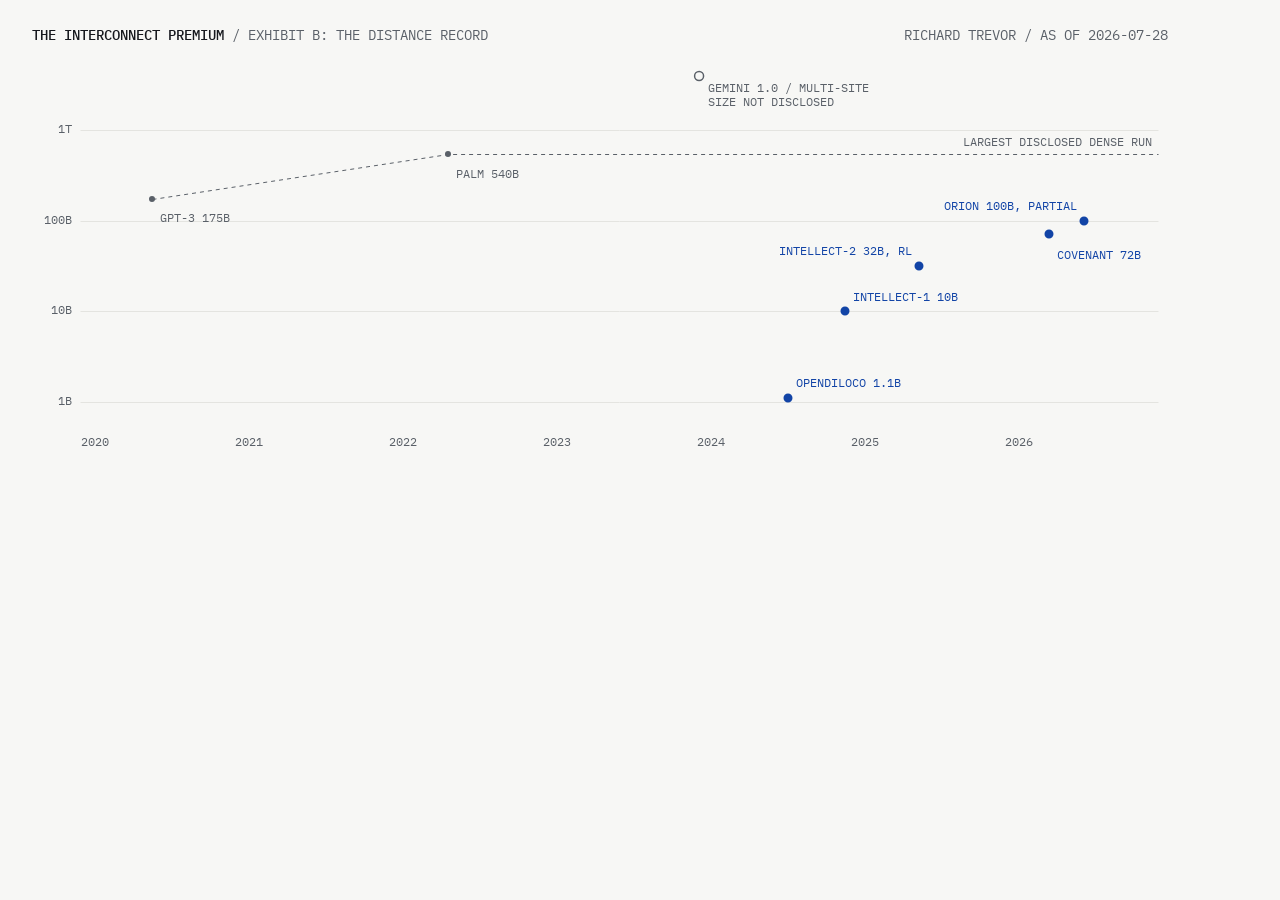
<file: scripts/og-c.html>
<!DOCTYPE html>
<html lang="en-GB">
<head>
<meta charset="utf-8">
<title>Print render: Exhibit B, the Distance Record</title>
<link href="https://fonts.googleapis.com/css2?family=IBM+Plex+Mono:wght@400;500&family=IBM+Plex+Sans:wght@400;500&family=Newsreader:opsz,wght@6..72,500&display=swap" rel="stylesheet">
<link rel="stylesheet" href="../site.css">
<script src="../app.js" defer></script>
<style>
  body { padding: 0; width: 1200px; height: 630px; overflow: hidden; }
  .og-frame { padding: 24px 32px 0; }
  .og-head { font-family: var(--mono); font-size: 14px; color: var(--ink-2); display: flex; justify-content: space-between; }
  .og-head .t { color: var(--ink); font-weight: 500; }
</style>
</head>
<body>
<div class="og-frame">
  <div class="og-head">
    <span><span class="t">THE INTERCONNECT PREMIUM</span> / EXHIBIT B: THE DISTANCE RECORD</span>
    <span>RICHARD TREVOR / AS OF 2026-07-28</span>
  </div>
  <div id="og-c" style="width:1136px"></div>
</div>
<script>
  window.addEventListener("load", function () {
    var target = document.getElementById("og-c");
    var u = window.IP.buildExhibitC(target);
    if (document.fonts && document.fonts.ready) {
      document.fonts.ready.then(function () { u.redraw(); });
    }
  });
</script>
</body>
</html>
</file>
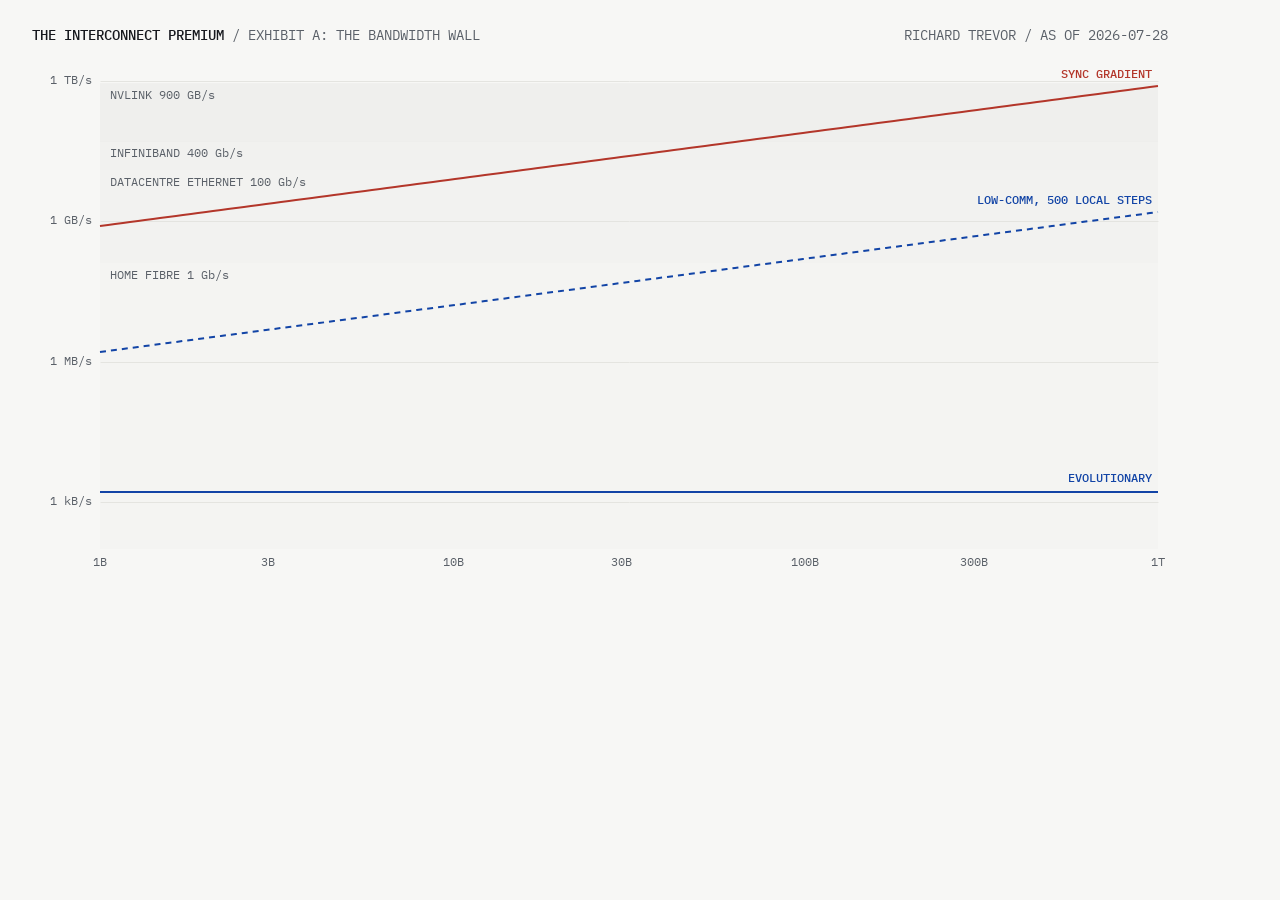
<file: scripts/og.html>
<!DOCTYPE html>
<html lang="en-GB">
<head>
<meta charset="utf-8">
<title>OG render: Exhibit A</title>
<link href="https://fonts.googleapis.com/css2?family=IBM+Plex+Mono:wght@400;500&family=IBM+Plex+Sans:wght@400;500&family=Newsreader:opsz,wght@6..72,500&display=swap" rel="stylesheet">
<link rel="stylesheet" href="../site.css">
<script src="../app.js" defer></script>
<style>
  body { padding: 0; width: 1200px; height: 630px; overflow: hidden; }
  .og-frame { padding: 24px 32px 0; }
  .og-head { font-family: var(--mono); font-size: 14px; color: var(--ink-2); display: flex; justify-content: space-between; }
  .og-head .t { color: var(--ink); font-weight: 500; }
</style>
</head>
<body>
<div class="og-frame">
  <div class="og-head">
    <span><span class="t">THE INTERCONNECT PREMIUM</span> / EXHIBIT A: THE BANDWIDTH WALL</span>
    <span>RICHARD TREVOR / AS OF 2026-07-28</span>
  </div>
  <div id="og-a" style="width:1136px"></div>
</div>
<script>
  window.addEventListener("load", function () {
    var target = document.getElementById("og-a");
    var u = window.IP.buildExhibitA(target, { interactive: false, height: 540 });
    if (document.fonts && document.fonts.ready) {
      document.fonts.ready.then(function () { u.redraw(); });
    }
  });
</script>
</body>
</html>
</file>
<file: site.css>
.uplot, .uplot *, .uplot *::before, .uplot *::after {box-sizing: border-box;}.uplot {font-family: system-ui, -apple-system, "Segoe UI", Roboto, "Helvetica Neue", Arial, "Noto Sans", sans-serif, "Apple Color Emoji", "Segoe UI Emoji", "Segoe UI Symbol", "Noto Color Emoji";line-height: 1.5;width: min-content;}.u-title {text-align: center;font-size: 18px;font-weight: bold;}.u-wrap {position: relative;user-select: none;}.u-over, .u-under {position: absolute;}.u-under {overflow: hidden;}.uplot canvas {display: block;position: relative;width: 100%;height: 100%;}.u-axis {position: absolute;}.u-legend {font-size: 14px;margin: auto;text-align: center;}.u-inline {display: block;}.u-inline * {display: inline-block;}.u-inline tr {margin-right: 16px;}.u-legend th {font-weight: 600;}.u-legend th > * {vertical-align: middle;display: inline-block;}.u-legend .u-marker {width: 1em;height: 1em;margin-right: 4px;background-clip: padding-box !important;}.u-inline.u-live th::after {content: ":";vertical-align: middle;}.u-inline:not(.u-live) .u-value {display: none;}.u-series > * {padding: 4px;}.u-series th {cursor: pointer;}.u-legend .u-off > * {opacity: 0.3;}.u-select {background: rgba(0,0,0,0.07);position: absolute;pointer-events: none;}.u-cursor-x, .u-cursor-y {position: absolute;left: 0;top: 0;pointer-events: none;will-change: transform;}.u-hz .u-cursor-x, .u-vt .u-cursor-y {height: 100%;border-right: 1px dashed #607D8B;}.u-hz .u-cursor-y, .u-vt .u-cursor-x {width: 100%;border-bottom: 1px dashed #607D8B;}.u-cursor-pt {position: absolute;top: 0;left: 0;border-radius: 50%;border: 0 solid;pointer-events: none;will-change: transform;/*this has to be !important since we set inline "background" shorthand */background-clip: padding-box !important;}.u-axis.u-off, .u-select.u-off, .u-cursor-x.u-off, .u-cursor-y.u-off, .u-cursor-pt.u-off {display: none;}/* The Interconnect Premium. Design system per specification.
   Palette, type and chart discipline are fixed; edit methodology.csv for data. */

:root {
  --paper: #F7F7F5;
  --surface: #FFFFFF;
  --ink: #16181D;
  --ink-2: #5A6068;
  --rule: #E4E4E0;
  --blue: #1244A6;
  --red: #B3362A;
  --mono: "IBM Plex Mono", ui-monospace, SFMono-Regular, Menlo, monospace;
  --sans: "IBM Plex Sans", -apple-system, "Segoe UI", sans-serif;
  --serif: "Newsreader", Georgia, serif;
}

* { margin: 0; padding: 0; box-sizing: border-box; }

html { background: var(--paper); }

body {
  font-family: var(--sans);
  font-size: 17px;
  line-height: 1.65;
  color: var(--ink);
  background: var(--paper);
  padding-top: 33px; /* clears the fixed data strip */
}

::selection { background: var(--blue); color: var(--paper); }

a { color: var(--blue); text-decoration: underline; text-underline-offset: 2px; }
a:hover { text-decoration-thickness: 2px; }

:focus-visible { outline: 2px solid var(--blue); outline-offset: 2px; }

button {
  font: inherit;
  background: none;
  border: none;
  cursor: pointer;
  color: var(--ink);
}

.container { max-width: 1080px; margin: 0 auto; padding: 0 24px; }

.prose { max-width: 70ch; }

/* ---------- data strip ---------- */

.strip {
  position: fixed;
  top: 0; left: 0; right: 0;
  z-index: 10;
  background: var(--paper);
  border-bottom: 1px solid var(--rule);
  font-family: var(--mono);
  font-size: 13px;
  line-height: 32px;
  height: 33px;
  white-space: nowrap;
  overflow: hidden;
}
.strip .container { display: flex; gap: 24px; align-items: baseline; }
.strip .k { color: var(--ink-2); }
.strip .v { color: var(--ink); font-weight: 500; }
.strip .headline-v { color: var(--blue); font-weight: 500; }
.strip .up { color: var(--blue); }
.strip .down { color: var(--red); }
.strip .who { margin-left: auto; }
.strip a { color: var(--ink-2); text-decoration: none; }
.strip a:hover { color: var(--blue); text-decoration: underline; }

/* ---------- masthead, nav, footer ---------- */

.masthead {
  display: flex;
  justify-content: space-between;
  align-items: flex-end;
  gap: 32px;
  padding: 56px 0 24px;
  border-bottom: 1px solid var(--rule);
}
.masthead h1 {
  font-family: var(--serif);
  font-weight: 500;
  font-size: 44px;
  line-height: 1.1;
  letter-spacing: -0.01em;
  max-width: 15em;
}
.masthead .side {
  font-family: var(--mono);
  font-size: 13px;
  line-height: 1.6;
  color: var(--ink-2);
  text-align: right;
  flex-shrink: 0;
}
.masthead .side .name { color: var(--ink); font-weight: 500; }

nav.site {
  font-family: var(--mono);
  font-size: 13px;
  text-transform: uppercase;
  letter-spacing: 0.04em;
  padding: 12px 0;
  border-bottom: 1px solid var(--rule);
  display: flex;
  gap: 28px;
}
nav.site a { color: var(--ink-2); text-decoration: none; }
nav.site a:hover { color: var(--ink); }
nav.site a.active {
  color: var(--ink);
  text-decoration: underline;
  text-decoration-color: var(--blue);
  text-decoration-thickness: 2px;
  text-underline-offset: 5px;
}

footer.site {
  border-top: 1px solid var(--rule);
  margin-top: 96px;
  padding: 20px 0 48px;
  font-family: var(--mono);
  font-size: 13px;
  color: var(--ink-2);
}

/* ---------- rhythm and structure ---------- */

section.block { margin-top: 96px; }
section.block.first { margin-top: 48px; }

.eyebrow {
  font-family: var(--mono);
  font-size: 12px;
  font-weight: 500;
  text-transform: uppercase;
  letter-spacing: 0.08em;
  color: var(--ink-2);
  margin-bottom: 12px;
}

h2.exhibit {
  font-family: var(--serif);
  font-weight: 500;
  font-size: 26px;
  line-height: 1.1;
  letter-spacing: -0.01em;
  margin-bottom: 8px;
}

.lede { margin-top: 40px; }
.lede p + p, .prose p + p { margin-top: 1em; }

.caption, .source-line {
  font-family: var(--mono);
  font-size: 13px;
  line-height: 1.55;
  color: var(--ink-2);
  margin-top: 10px;
  max-width: 90ch;
}

/* ---------- headline block ---------- */

.headline { margin-top: 56px; }
.headline .figure {
  font-family: var(--mono);
  font-weight: 500;
  font-size: 96px;
  line-height: 1;
  color: var(--blue);
  letter-spacing: -0.02em;
}
.headline .defline {
  font-family: var(--mono);
  font-size: 13px;
  color: var(--ink-2);
  margin-top: 10px;
  max-width: 90ch;
}

/* ---------- charts ---------- */

.chart-wrap { position: relative; margin-top: 20px; }
.chart-wrap .uplot { font-family: var(--mono); }
.u-legend { display: none; }
.u-cursor-x { border-right: 1px solid var(--ink-2) !important; }
.u-cursor-y { display: none; }

.chart-readout {
  font-family: var(--mono);
  font-size: 13px;
  line-height: 1.6;
  color: var(--ink);
  border: 1px solid var(--rule);
  background: var(--paper);
  border-radius: 2px;
  padding: 8px 12px;
  margin-top: 12px;
  min-height: 58px;
}
.chart-readout .dim { color: var(--ink-2); }
.chart-readout .g { color: var(--red); font-weight: 500; }
.chart-readout .l, .chart-readout .e { color: var(--blue); font-weight: 500; }

.chart-tip {
  position: absolute;
  pointer-events: none;
  font-family: var(--mono);
  font-size: 12px;
  line-height: 1.5;
  background: var(--paper);
  border: 1px solid var(--rule);
  border-radius: 2px;
  padding: 6px 9px;
  white-space: nowrap;
  display: none;
  z-index: 5;
}

.print-only { display: none; }

/* ---------- the panel ---------- */

.panel {
  background: var(--surface);
  border: 1px solid var(--rule);
  border-radius: 4px;
  padding: 28px 32px 24px;
  margin-top: 20px;
}
.panel .methods { display: flex; gap: 24px; flex-wrap: wrap; }
.panel .methods button {
  font-family: var(--mono);
  font-size: 13px;
  font-weight: 500;
  text-transform: uppercase;
  letter-spacing: 0.04em;
  color: var(--ink-2);
  padding: 2px 0 5px;
  border-bottom: 2px solid transparent;
}
.panel .methods button[aria-pressed="true"] {
  color: var(--ink);
  border-bottom-color: var(--blue);
}
.panel .sizer { margin-top: 24px; display: flex; align-items: center; gap: 20px; }
.panel .sizer label {
  font-family: var(--mono); font-size: 12px; text-transform: uppercase;
  letter-spacing: 0.08em; color: var(--ink-2); flex-shrink: 0;
}
.panel input[type="range"] {
  -webkit-appearance: none;
  appearance: none;
  flex: 1;
  height: 2px;
  background: var(--rule);
  outline-offset: 6px;
}
.panel input[type="range"]::-webkit-slider-thumb {
  -webkit-appearance: none;
  appearance: none;
  width: 14px; height: 14px;
  background: var(--blue);
  border-radius: 0;
  cursor: ew-resize;
}
.panel input[type="range"]::-moz-range-thumb {
  width: 14px; height: 14px;
  background: var(--blue);
  border: none; border-radius: 0;
  cursor: ew-resize;
}
.panel .size-readout {
  font-family: var(--mono); font-size: 13px; font-weight: 500;
  min-width: 5ch; text-align: right;
}
.panel .verdict {
  font-family: var(--mono);
  font-size: 32px;
  font-weight: 500;
  line-height: 1.2;
  margin-top: 24px;
  letter-spacing: 0.01em;
}
.panel .verdict-detail {
  font-family: var(--mono); font-size: 13px; color: var(--ink-2); margin-top: 6px;
}
.panel .caption { border-top: 1px solid var(--rule); padding-top: 12px; margin-top: 20px; }

/* ---------- premium status block ---------- */

.premium-status {
  font-family: var(--mono);
  font-size: 13px;
  line-height: 1.7;
  border: 1px solid var(--rule);
  border-radius: 2px;
  padding: 14px 18px;
  margin-top: 16px;
  max-width: 90ch;
}
.premium-status .num { font-weight: 500; }

/* ---------- scenario table ---------- */

.scenario-controls { display: flex; gap: 24px; margin: 16px 0 8px; }
.scenario-controls button {
  font-family: var(--mono);
  font-size: 13px;
  font-weight: 500;
  text-transform: uppercase;
  letter-spacing: 0.04em;
  color: var(--ink-2);
  padding: 2px 0 5px;
  border-bottom: 2px solid transparent;
}
.scenario-controls button[aria-pressed="true"] { color: var(--ink); border-bottom-color: var(--blue); }

table.scenario { width: 100%; border-collapse: collapse; margin-top: 8px; }
table.scenario th {
  font-family: var(--mono); font-size: 12px; font-weight: 500;
  text-transform: uppercase; letter-spacing: 0.08em; color: var(--ink-2);
  text-align: left; padding: 10px 16px 10px 0;
  border-bottom: 1px solid var(--rule);
}
table.scenario td {
  padding: 12px 16px 12px 0;
  border-bottom: 1px solid var(--rule);
  font-size: 15px;
  line-height: 1.5;
  vertical-align: top;
}
table.scenario tr:hover td { background: var(--surface); }
table.scenario td.exposure { font-weight: 500; width: 24%; }
table.scenario td.reading {
  font-family: var(--mono); font-size: 13px; font-weight: 500;
  white-space: nowrap; width: 12ch;
}
table.scenario td.reading.accrues { color: var(--blue); }
table.scenario td.reading.compresses { color: var(--red); }
table.scenario td.reading.rerates { color: var(--ink); }
table.scenario td.rationale { color: var(--ink-2); }

/* ---------- kill criteria ---------- */

.kill { max-width: 90ch; }
.kill ol { list-style: none; margin-top: 16px; }
.kill li {
  font-family: var(--mono);
  font-size: 13px;
  line-height: 1.6;
  padding: 12px 0;
  border-top: 1px solid var(--rule);
  display: flex;
  gap: 16px;
  align-items: baseline;
}
.kill li:last-of-type { border-bottom: 1px solid var(--rule); }
.kill .idx { color: var(--ink-2); flex-shrink: 0; }
.kill .crit { flex: 1; }
.kill .chip {
  font-family: var(--mono);
  font-size: 11px;
  font-weight: 500;
  letter-spacing: 0.08em;
  text-transform: uppercase;
  border: 1px solid var(--rule);
  color: var(--ink-2);
  border-radius: 2px;
  padding: 2px 8px;
  flex-shrink: 0;
}
.kill .chip.triggered { border-color: var(--red); color: var(--red); }
.kill .close-line { margin-top: 16px; font-style: italic; }

/* ---------- note page ---------- */

.note-body { position: relative; }
.note-section { margin-top: 64px; max-width: 70ch; }
.note-section p + p { margin-top: 1em; }
.note-section .worked {
  font-family: var(--mono);
  font-size: 13px;
  line-height: 1.8;
  border-left: 2px solid var(--rule);
  padding-left: 20px;
  margin: 20px 0;
  color: var(--ink);
}
.sn-ref {
  font-family: var(--mono); font-size: 11px; font-weight: 500;
  color: var(--blue); vertical-align: super; line-height: 0;
  padding-left: 1px;
}
.sidenote {
  font-family: var(--mono);
  font-size: 13px;
  line-height: 1.55;
  color: var(--ink-2);
}
@media (min-width: 1140px) {
  .sidenote {
    float: right;
    clear: right;
    width: 240px;
    margin-right: -290px;
    margin-top: 4px;
    margin-bottom: 12px;
  }
}
#footnotes { margin-top: 64px; max-width: 70ch; }
#footnotes ol { list-style: none; }
#footnotes li { margin-top: 10px; display: flex; gap: 10px; }
#footnotes .sidenote { float: none; width: auto; margin: 0; }

ol.sources { list-style: none; margin-top: 16px; max-width: 90ch; }
ol.sources li {
  font-family: var(--mono);
  font-size: 13px;
  line-height: 1.6;
  padding: 8px 0;
  border-top: 1px solid var(--rule);
  display: flex; gap: 14px;
}
ol.sources li:last-child { border-bottom: 1px solid var(--rule); }
ol.sources .n { color: var(--ink-2); flex-shrink: 0; }

/* ---------- mobile ---------- */

@media (max-width: 720px) {
  body { font-size: 16px; }
  .container { padding: 0 18px; }
  .masthead { flex-direction: column; align-items: flex-start; gap: 12px; padding-top: 36px; }
  .masthead h1 { font-size: 32px; }
  .masthead .side { text-align: left; }
  section.block { margin-top: 64px; }
  .headline .figure { font-size: 56px; }
  .strip .container { gap: 14px; }
  .strip .hide-m { display: none; }
  .panel { padding: 20px 18px 18px; }
  .panel .verdict { font-size: 24px; }
  table.scenario td.exposure { width: auto; }
  table.scenario td.rationale { display: none; }
  footer.site { margin-top: 64px; }
}

/* ---------- reduced motion ---------- */

@media (prefers-reduced-motion: reduce) {
  *, *::before, *::after { transition: none !important; animation: none !important; }
}

/* ---------- print: the Note doubles as the PDF ---------- */

@page {
  size: A4;
  margin: 12mm 14mm;
  @bottom-center { content: counter(page); font-family: monospace; font-size: 10px; }
}

@media print {
  html, body { background: #FFFFFF; color: #000000; padding-top: 0; }
  .strip, nav.site, footer.site, .no-print { display: none !important; }
  body { font-size: 8.5pt; line-height: 1.38; }
  .masthead { padding-top: 0; padding-bottom: 10pt; }
  .masthead h1 { font-size: 20pt; }
  a { color: #000000; text-decoration: none; }
  .screen-chart { display: none !important; }
  .print-only { display: block; max-width: 88%; }
  .note-section { margin-top: 16pt; max-width: none; }
  .note-section p + p { margin-top: 0.6em; }
  .eyebrow { break-after: avoid; margin-bottom: 6pt; }
  .chart-wrap { break-inside: avoid; }
  ol.sources { columns: 3; column-gap: 16pt; }
  table.scenario th, table.scenario td { font-size: 8pt; padding: 4pt 8pt 4pt 0; }
  ol.sources li { padding: 2pt 0; font-size: 7.5pt; break-inside: avoid; }
  .sidenote { float: none; width: auto; margin: 2pt 0; display: block; border-left: 1pt solid #000000; padding-left: 8pt; font-size: 7.5pt; }
  #footnotes { margin-top: 6pt; }
  #footnotes ol { columns: 3; column-gap: 16pt; }
  #footnotes li { margin-top: 0; break-inside: avoid; }
  .note-section { margin-top: 10pt; }
  footer.site { margin-top: 16pt; padding-bottom: 0; }
  .eyebrow, .caption, .source-line, .sidenote, ol.sources li { color: #000000; }
}
</file>
